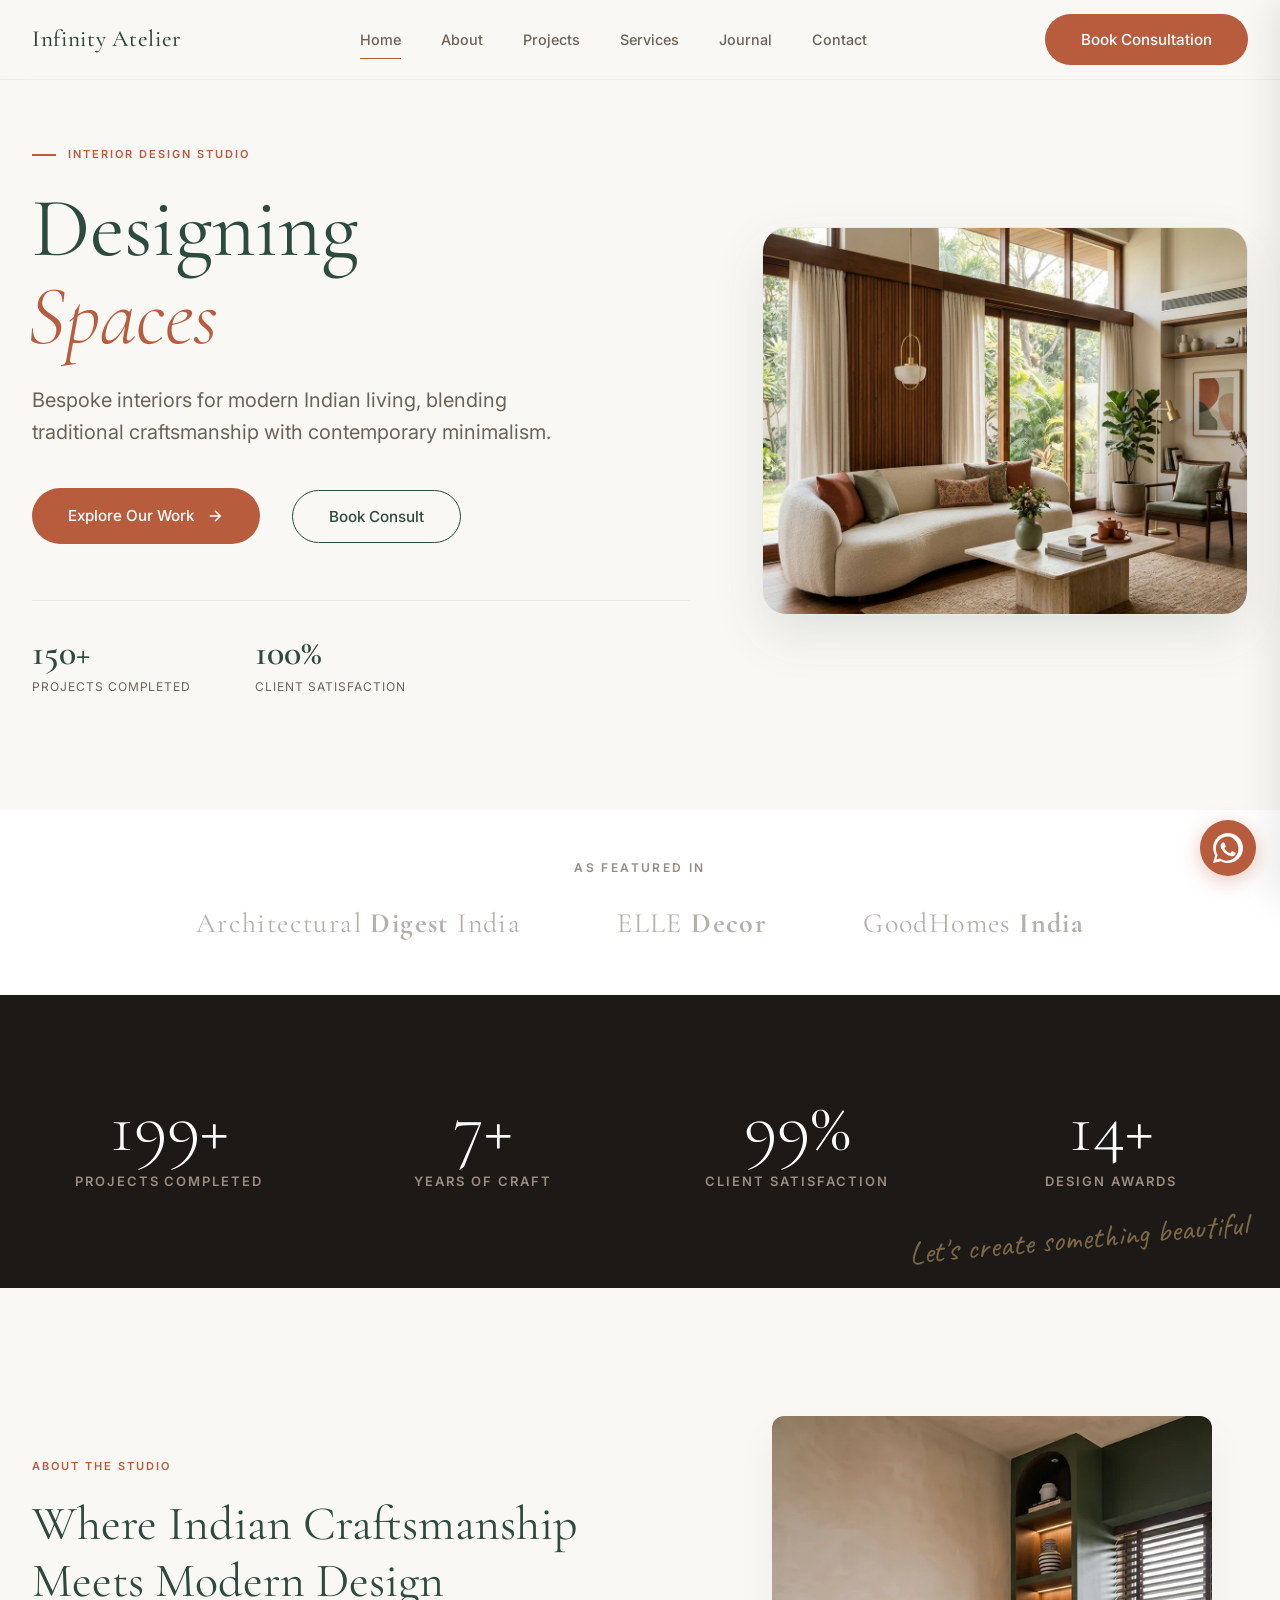
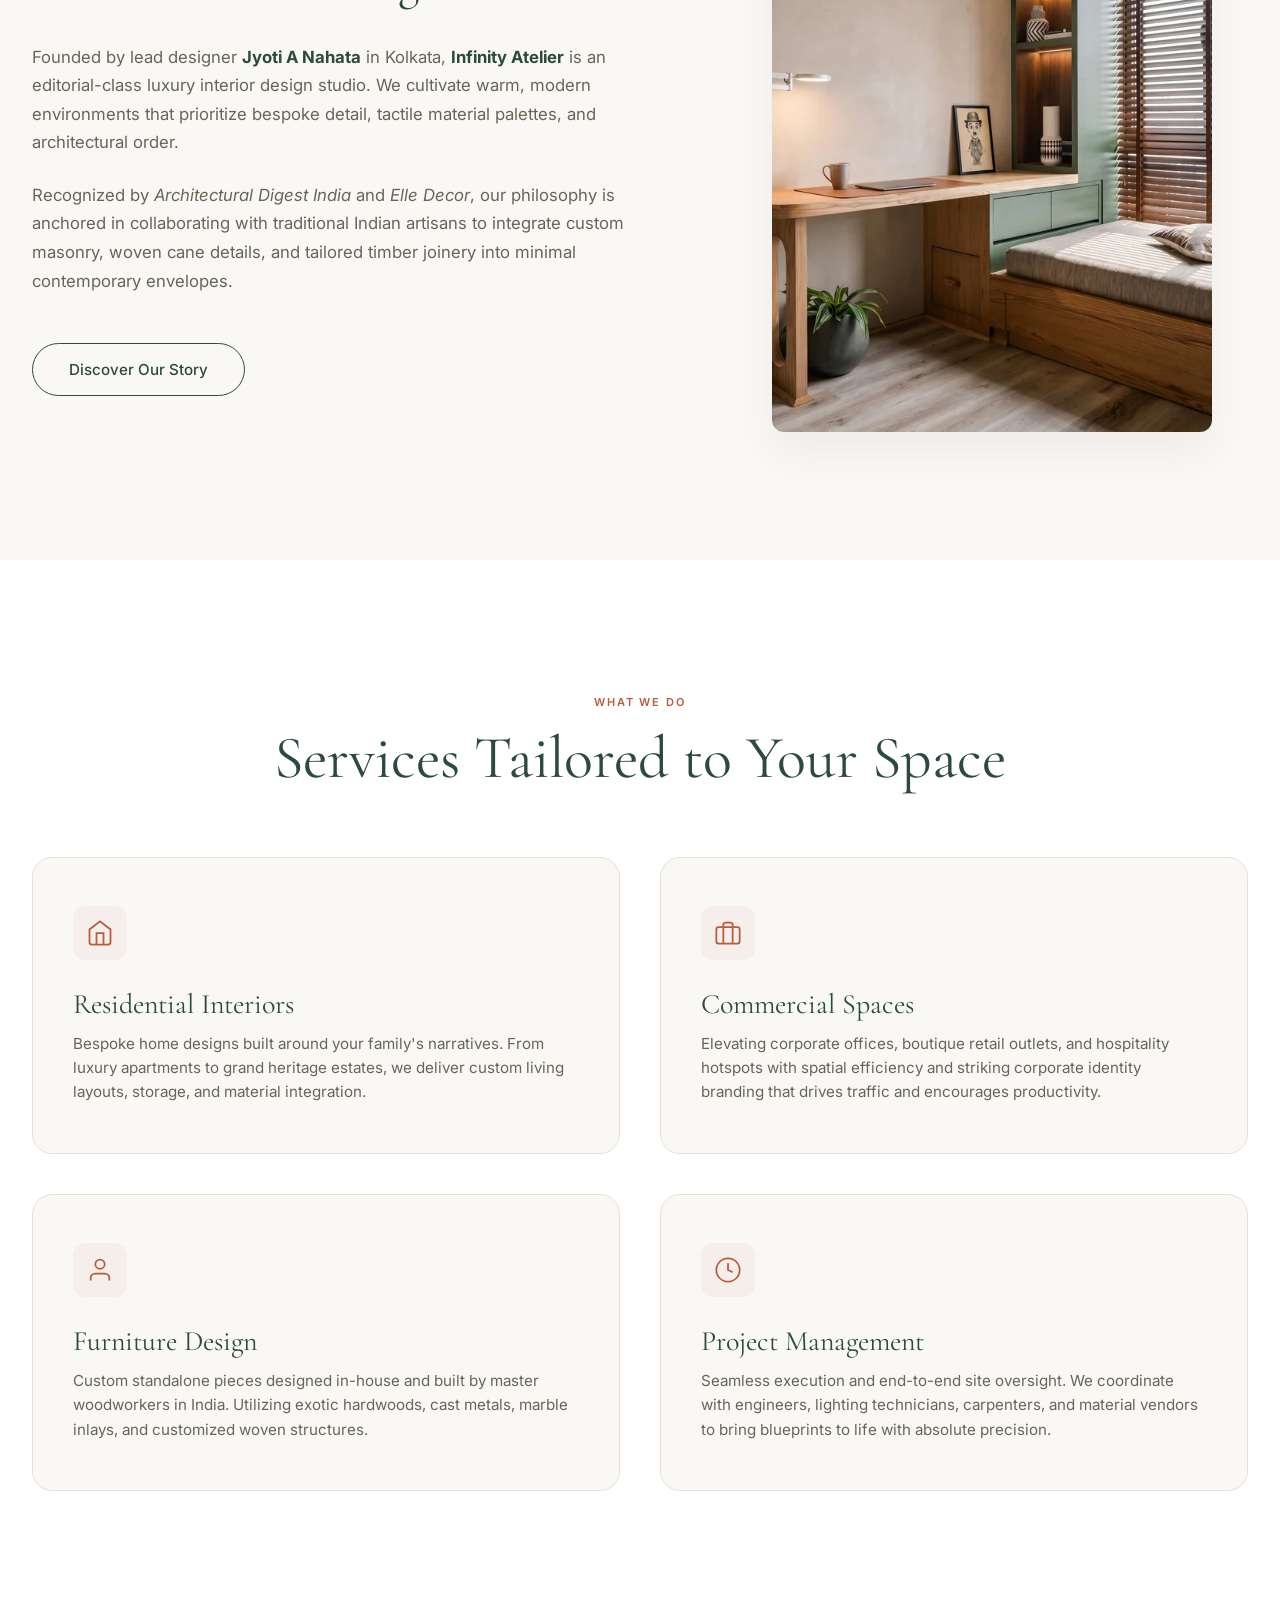
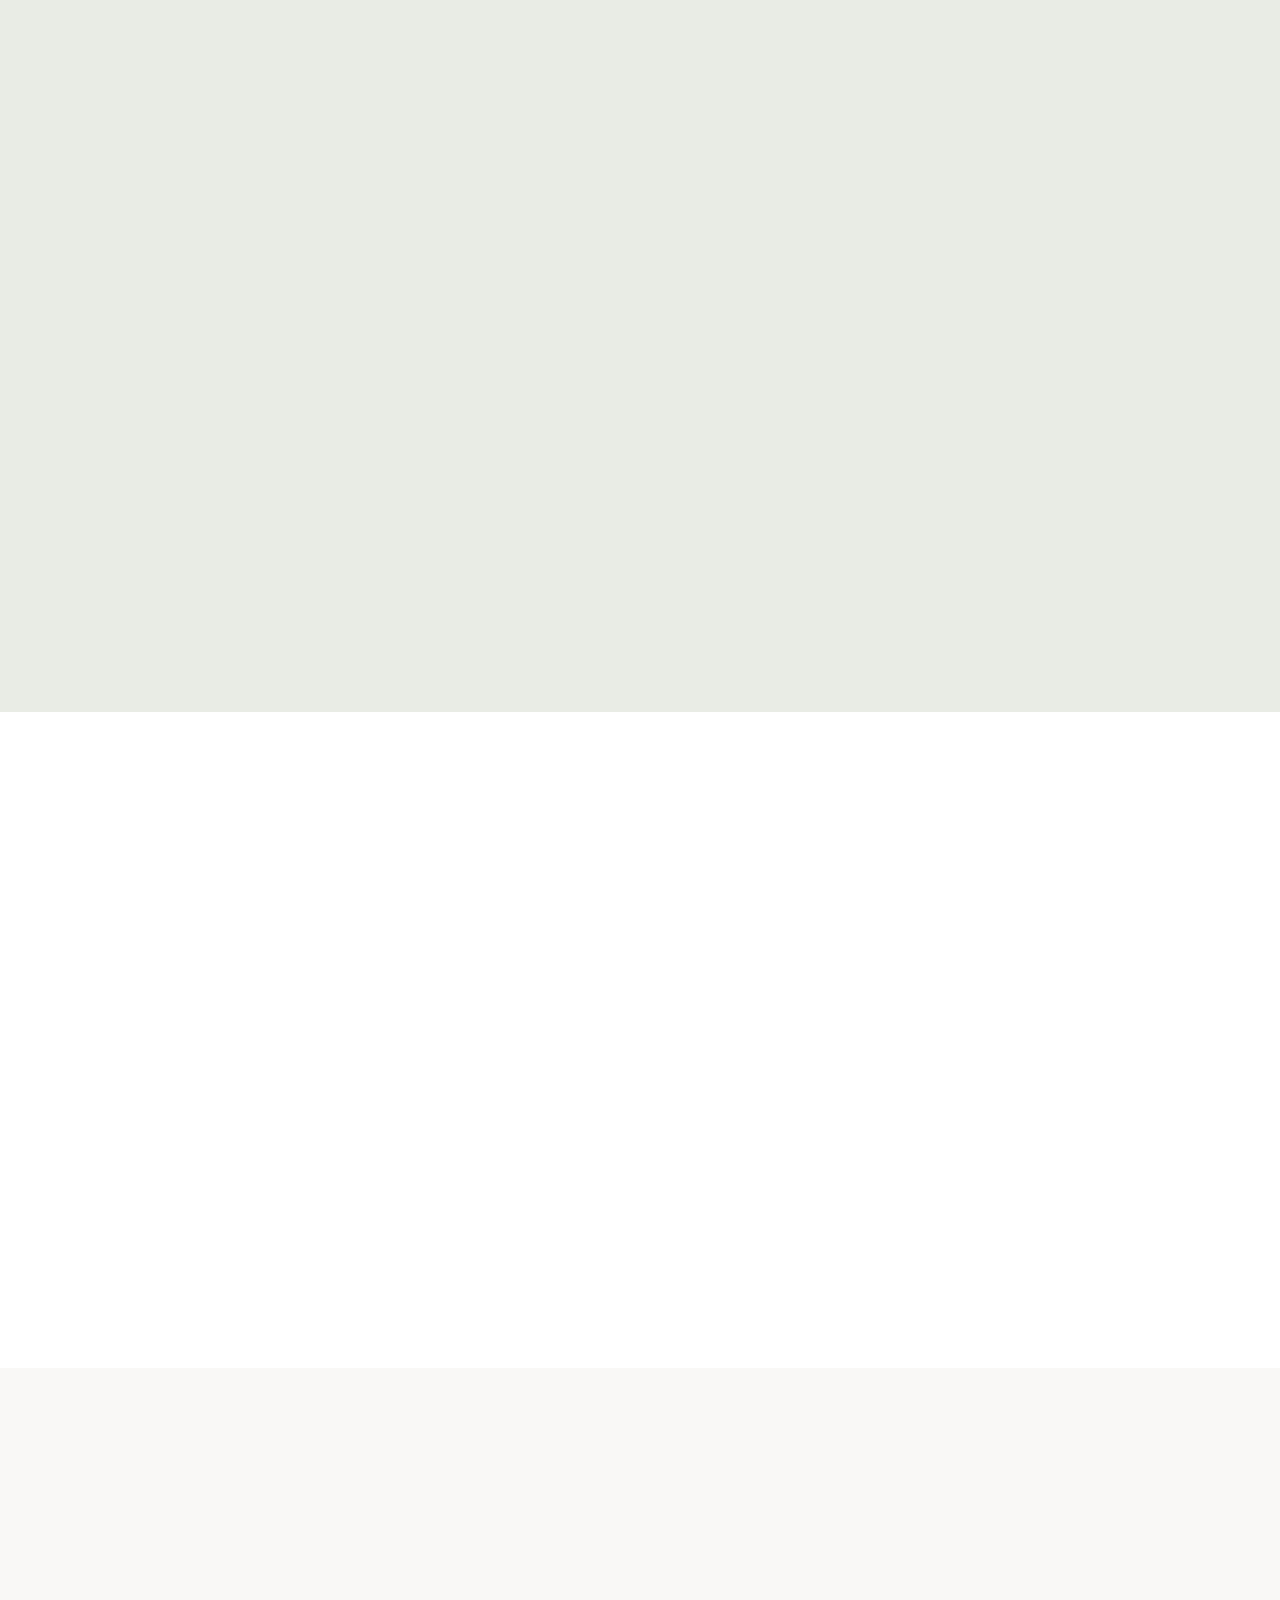
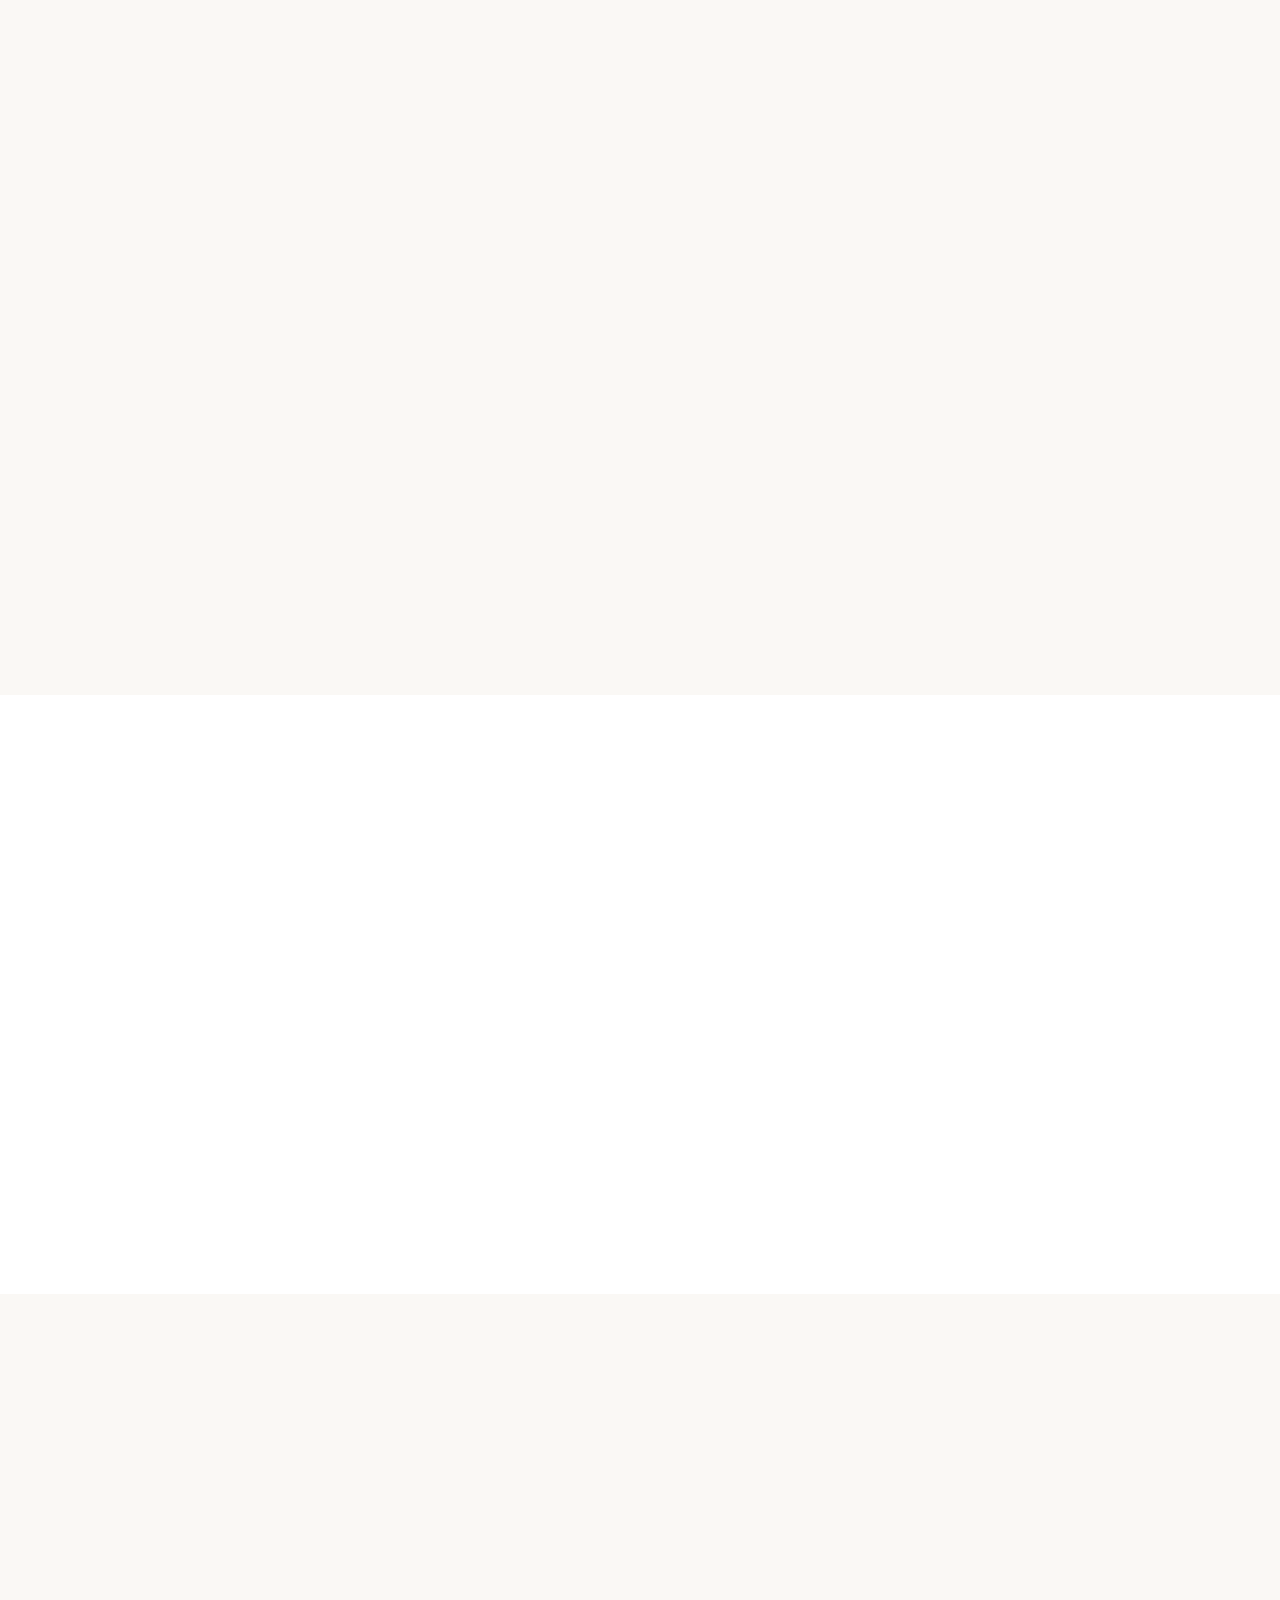
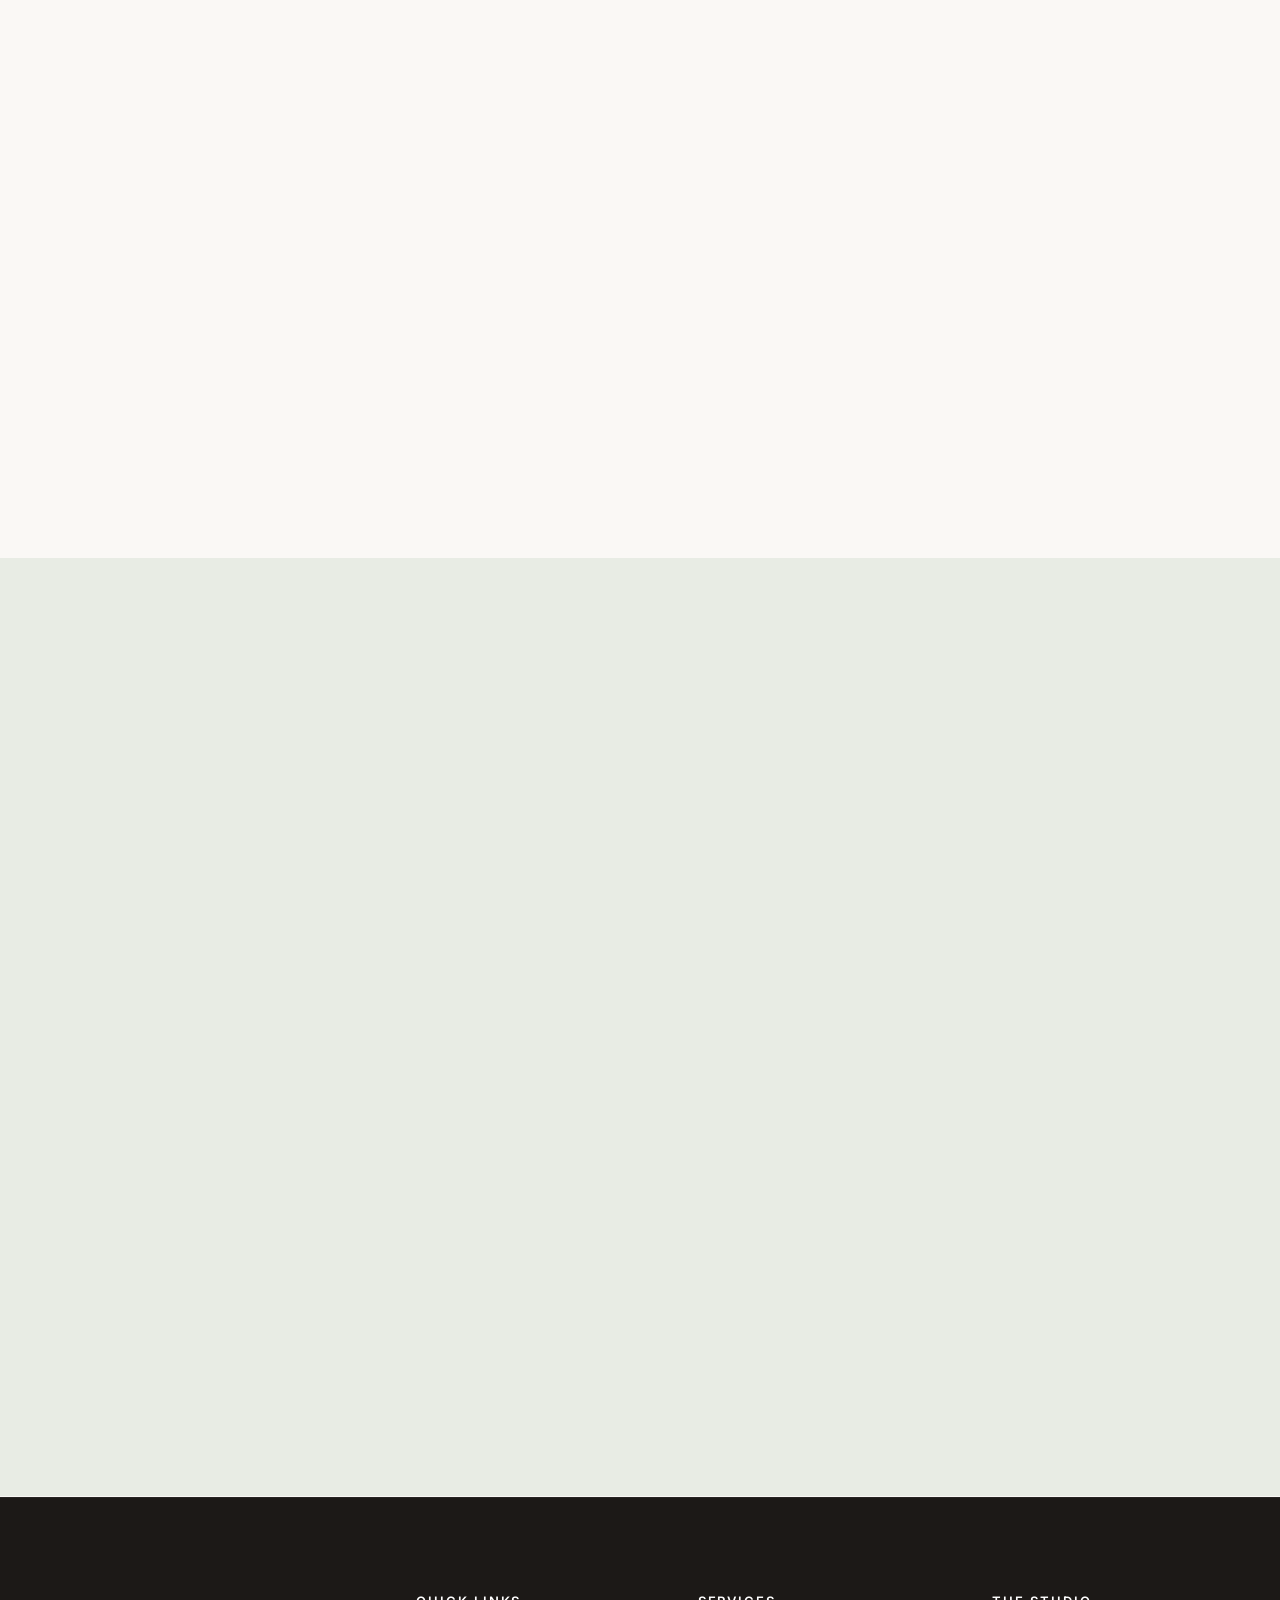
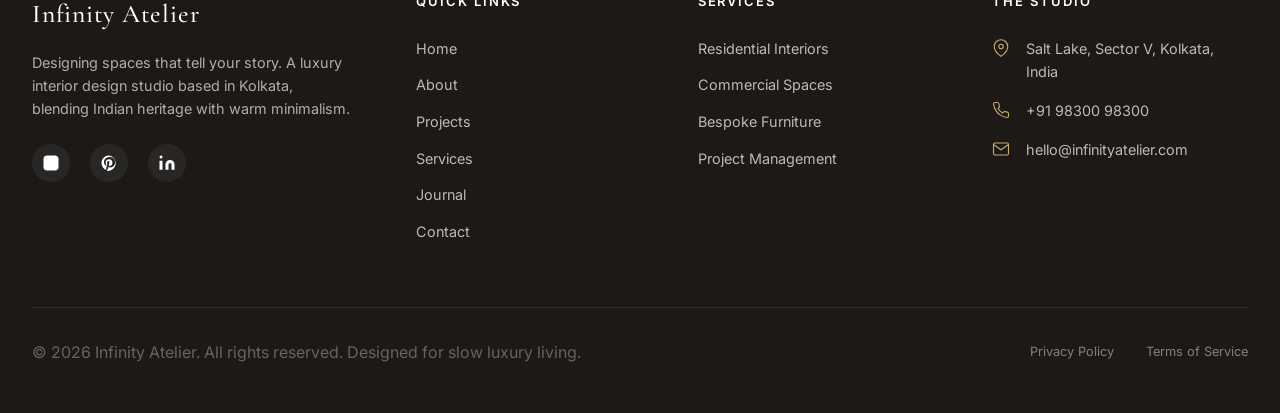
<file: index.html>
<!DOCTYPE html>
<html lang="en">
<head>
    <meta charset="UTF-8">
    <meta name="viewport" content="width=device-width, initial-scale=1.0">
    <title>Infinity Atelier | Luxury Interior Design Studio Kolkata</title>
    
    <!-- SEO Meta Tags -->
    <meta name="description" content="Infinity Atelier is a premium luxury interior design studio in Kolkata, India. Founded by Jyoti A Nahata. Featured in Architectural Digest and Elle Decor.">
    <meta name="keywords" content="Interior Design Kolkata, Luxury Interiors India, Jyoti A Nahata, Japandi Home, Bespoke Furniture, Architectural Digest India">
    <meta name="author" content="Infinity Atelier">
    
    <!-- Open Graph / Social Media -->
    <meta property="og:type" content="website">
    <meta property="og:title" content="Infinity Atelier | Luxury Interior Design Studio Kolkata">
    <meta property="og:description" content="Designing spaces that tell your story. Blending traditional Indian warmth with modern minimalism.">
    
    <!-- Favicon -->
    <link rel="icon" type="image/png" href="data:image/svg+xml,<svg xmlns=%22http://www.w3.org/2000/svg%22 viewBox=%220 0 100 100%22><text y=%22.9em%22 font-size=%2290%22 font-family=%22serif%22 fill=%22%232D4A3E%22>∞</text></svg>">
    
    <!-- Preconnect to Fonts CDN -->
    <link rel="preconnect" href="https://fonts.googleapis.com" crossorigin>
    <link rel="preconnect" href="https://fonts.gstatic.com" crossorigin>
    
    <!-- Preload critical Hero Image for Page Speed (FCP < 1.5s) -->
    <link rel="preload" href="assets/hero/hero_desktop.webp" as="image" imagesrcset="assets/hero/hero_mobile.webp 800w, assets/hero/hero_desktop.webp 1200w" imagesizes="(max-width: 1024px) 100vw, 45vw">

    <!-- CSS Stylesheet -->
    <link rel="stylesheet" href="css/style.css">
</head>
<body>

    <!-- 1. NAVIGATION -->
    <header class="header" id="header">
        <div class="container">
            <a href="#" class="logo" id="logo-brand">Infinity Atelier</a>
            
            <nav class="nav-links" id="desktop-nav">
                <a href="#header" class="nav-link active">Home</a>
                <a href="#about" class="nav-link">About</a>
                <a href="#library" class="nav-link">Projects</a>
                <a href="#services" class="nav-link">Services</a>
                <a href="#journal" class="nav-link">Journal</a>
                <a href="#contact" class="nav-link">Contact</a>
            </nav>
            
            <div class="header-cta">
                <button class="btn btn-primary book-consultation-trigger" id="nav-btn-consult">Book Consultation</button>
                <div class="nav-toggle" id="nav-drawer-toggle" aria-label="Toggle Navigation">
                    <svg width="24" height="24" viewBox="0 0 24 24" fill="none" stroke="currentColor" stroke-width="2"><line x1="3" y1="12" x2="21" y2="12"></line><line x1="3" y1="6" x2="21" y2="6"></line><line x1="3" y1="18" x2="21" y2="18"></line></svg>
                </div>
            </div>
        </div>
    </header>

    <!-- Mobile Navigation Drawer -->
    <div class="mobile-drawer-overlay" id="mobile-overlay"></div>
    <div class="mobile-nav-drawer" id="mobile-drawer">
        <div class="mobile-drawer-close" id="mobile-drawer-close">
            <svg width="24" height="24" viewBox="0 0 24 24" fill="none" stroke="currentColor" stroke-width="2"><line x1="18" y1="6" x2="6" y2="18"></line><line x1="6" y1="6" x2="18" y2="18"></line></svg>
        </div>
        <nav class="mobile-nav-links">
            <a href="#header" class="mobile-nav-link active">Home</a>
            <a href="#about" class="mobile-nav-link">About</a>
            <a href="#library" class="mobile-nav-link">Projects</a>
            <a href="#services" class="mobile-nav-link">Services</a>
            <a href="#journal" class="mobile-nav-link">Journal</a>
            <a href="#contact" class="mobile-nav-link">Contact</a>
        </nav>
        <button class="btn btn-primary book-consultation-trigger" id="mobile-drawer-consult" style="margin-top: auto;">Book Consultation</button>
    </div>

    <!-- 2. HERO SECTION -->
    <section class="hero" id="hero">
        <div class="container">
            <div class="hero-left will-animate">
                <div class="hero-tagline-container">
                    <span class="hero-line"></span>
                    <span class="section-label">INTERIOR DESIGN STUDIO</span>
                </div>
                <h1 class="hero-title" id="hero-main-title">
                    Designing <br>
                    <span class="italic-title">Spaces</span>
                </h1>
                <p class="hero-subtitle">Bespoke interiors for modern Indian living, blending traditional craftsmanship with contemporary minimalism.</p>
                <div class="hero-actions">
                    <a href="#library" class="btn btn-primary" id="hero-cta-explore">
                        Explore Our Work
                        <svg width="18" height="18" viewBox="0 0 24 24" fill="none" stroke="currentColor" stroke-width="2"><line x1="5" y1="12" x2="19" y2="12"></line><polyline points="12 5 19 12 12 19"></polyline></svg>
                    </a>
                    <button class="btn btn-secondary book-consultation-trigger" id="hero-cta-consult">Book Consult</button>
                </div>
                
                <!-- Bottom Metrics -->
                <div class="hero-metrics">
                    <div class="metric-item">
                        <div class="metric-num">150+</div>
                        <div class="metric-lbl">Projects Completed</div>
                    </div>
                    <div class="metric-item">
                        <div class="metric-num">100%</div>
                        <div class="metric-lbl">Client Satisfaction</div>
                    </div>
                </div>
            </div>
            
            <div class="hero-right will-animate delay-2">
                <div class="hero-image-wrapper">
                    <picture>
                        <source media="(max-width: 1024px)" srcset="assets/hero/hero_mobile.webp">
                        <img src="assets/hero/hero_desktop.webp" alt="Infinity Atelier Modern Luxury Living Room Lounge Design">
                    </picture>
                </div>
            </div>
        </div>
    </section>

    <!-- 3. FEATURED IN LOGO BAR -->
    <section class="featured-bar content-lazy-load" id="featured-bar">
        <div class="container will-animate">
            <span class="featured-text">As Featured In</span>
            <div class="featured-logos">
                <div class="featured-logo" id="logo-ad">Architectural <span class="serif-bold">Digest</span> India</div>
                <div class="featured-logo" id="logo-elle">ELLE <span class="serif-bold">Decor</span></div>
                <div class="featured-logo" id="logo-good">GoodHomes <span class="serif-bold">India</span></div>
            </div>
        </div>
    </section>

    <!-- 4. STATS BAND (Dark Section) -->
    <section class="stats-band content-lazy-load" id="stats">
        <div class="container">
            <div class="stats-grid">
                <div class="stat-item will-animate">
                    <div class="stat-number" data-target="200" data-suffix="+">0</div>
                    <div class="stat-label">Projects Completed</div>
                </div>
                <div class="stat-item will-animate delay-1">
                    <div class="stat-number" data-target="8" data-suffix="+">0</div>
                    <div class="stat-label">Years of Craft</div>
                </div>
                <div class="stat-item will-animate delay-2">
                    <div class="stat-number" data-target="100" data-suffix="%">0</div>
                    <div class="stat-label">Client Satisfaction</div>
                </div>
                <div class="stat-item will-animate delay-3">
                    <div class="stat-number" data-target="15" data-suffix="+">0</div>
                    <div class="stat-label">Design Awards</div>
                </div>
            </div>
            <div class="stats-script">Let's create something beautiful</div>
        </div>
    </section>

    <!-- 5. ABOUT SECTION -->
    <section class="about content-lazy-load" id="about">
        <div class="container">
            <div class="about-left will-animate">
                <span class="section-label">ABOUT THE STUDIO</span>
                <h2 class="about-title">Where Indian Craftsmanship Meets Modern Design</h2>
                <div class="about-body">
                    <p>Founded by lead designer <strong>Jyoti A Nahata</strong> in Kolkata, <strong>Infinity Atelier</strong> is an editorial-class luxury interior design studio. We cultivate warm, modern environments that prioritize bespoke detail, tactile material palettes, and architectural order.</p>
                    <p>Recognized by <em>Architectural Digest India</em> and <em>Elle Decor</em>, our philosophy is anchored in collaborating with traditional Indian artisans to integrate custom masonry, woven cane details, and tailored timber joinery into minimal contemporary envelopes.</p>
                </div>
                <button class="btn btn-secondary book-consultation-trigger" style="margin-top: 1.5rem;" id="about-cta-story">Discover Our Story</button>
            </div>
            <div class="about-right will-animate delay-2">
                <div class="about-img-wrapper">
                    <!-- Photo of founder/work area - using project_15 desk -->
                    <img class="lazy" src="[data-uri]"
                         data-src="assets/projects/modern-living/project_15_800.webp"
                         data-srcset="assets/projects/modern-living/project_15_400.webp 400w, assets/projects/modern-living/project_15_800.webp 800w"
                         sizes="(max-width: 640px) 100vw, 440px"
                         alt="Founder Jyoti A Nahata Creative Studio Workspace Desk Setup" loading="lazy">
                </div>
            </div>
        </div>
    </section>

    <!-- 6. SERVICES SECTION -->
    <section class="services content-lazy-load" id="services">
        <div class="container">
            <div style="text-align: center; margin-bottom: 4rem;">
                <span class="section-label">WHAT WE DO</span>
                <h2 class="section-title">Services Tailored to Your Space</h2>
            </div>
            
            <div class="services-grid">
                <!-- Service 1 -->
                <div class="service-card will-animate">
                    <div class="service-icon">
                        <svg viewBox="0 0 24 24"><path d="M3 9l9-7 9 7v11a2 2 0 0 1-2 2H5a2 2 0 0 1-2-2z"></path><polyline points="9 22 9 12 15 12 15 22"></polyline></svg>
                    </div>
                    <h3>Residential Interiors</h3>
                    <p>Bespoke home designs built around your family's narratives. From luxury apartments to grand heritage estates, we deliver custom living layouts, storage, and material integration.</p>
                </div>
                
                <!-- Service 2 -->
                <div class="service-card will-animate delay-1">
                    <div class="service-icon">
                        <svg viewBox="0 0 24 24"><rect x="2" y="7" width="20" height="14" rx="2" ry="2"></rect><path d="M16 21V5a2 2 0 0 0-2-2h-4a2 2 0 0 0-2 2v16"></path></svg>
                    </div>
                    <h3>Commercial Spaces</h3>
                    <p>Elevating corporate offices, boutique retail outlets, and hospitality hotspots with spatial efficiency and striking corporate identity branding that drives traffic and encourages productivity.</p>
                </div>
                
                <!-- Service 3 -->
                <div class="service-card will-animate">
                    <div class="service-icon">
                        <svg viewBox="0 0 24 24"><path d="M20 21v-2a4 4 0 0 0-4-4H8a4 4 0 0 0-4 4v2"></path><circle cx="12" cy="7" r="4"></circle></svg>
                    </div>
                    <h3>Furniture Design</h3>
                    <p>Custom standalone pieces designed in-house and built by master woodworkers in India. Utilizing exotic hardwoods, cast metals, marble inlays, and customized woven structures.</p>
                </div>
                
                <!-- Service 4 -->
                <div class="service-card will-animate delay-1">
                    <div class="service-icon">
                        <svg viewBox="0 0 24 24"><circle cx="12" cy="12" r="10"></circle><polyline points="12 6 12 12 16 14"></polyline></svg>
                    </div>
                    <h3>Project Management</h3>
                    <p>Seamless execution and end-to-end site oversight. We coordinate with engineers, lighting technicians, carpenters, and material vendors to bring blueprints to life with absolute precision.</p>
                </div>
            </div>
        </div>
    </section>

    <!-- 7. SCROLLABLE LIBRARY (The Star Section) -->
    <section class="library content-lazy-load" id="library">
        <div class="container">
            <div class="library-header">
                <div>
                    <span class="section-label">OUR WORK</span>
                    <h2 class="section-title">Spaces <span class="highlight">We've Designed</span></h2>
                    <p class="section-subtitle">Thoughtfully crafted interiors for modern Indian living.</p>
                </div>
            </div>
            
            <!-- CAROUSEL 1: MODERN LIVING -->
            <div class="carousel-container" id="carousel-modern-living">
                <div class="carousel-title-band">
                    <h3>Modern Living</h3>
                    <div class="carousel-line"></div>
                    <div class="library-nav">
                        <button class="carousel-btn prev-btn" aria-label="Scroll Left"><svg viewBox="0 0 24 24"><polyline points="15 18 9 12 15 6"></polyline></svg></button>
                        <button class="carousel-btn next-btn" aria-label="Scroll Right"><svg viewBox="0 0 24 24"><polyline points="9 18 15 12 9 6"></polyline></svg></button>
                    </div>
                </div>
                
                <div class="carousel-track">
                    <!-- Project 3 -->
                    <div class="carousel-card aspect-3-4">
                        <div class="carousel-img-wrapper blur-load" style="background-image: url('[data-uri]');">
                            <img src="assets/projects/modern-living/project_3_800.webp" 
                                 srcset="assets/projects/modern-living/project_3_400.webp 400w, assets/projects/modern-living/project_3_800.webp 800w, assets/projects/modern-living/project_3_1200.webp 1200w" 
                                 sizes="(max-width: 640px) 85vw, (max-width: 1024px) 45vw, 30vw"
                                 alt="Japandi Study Nook" loading="eager">
                        </div>
                        <div class="carousel-gradient"></div>
                        <div class="carousel-card-content">
                            <div class="card-icon"><svg viewBox="0 0 24 24"><path d="M12 20h9"></path><path d="M16.5 3.5a2.121 2.121 0 0 1 3 3L7 19l-4 1 1-4L16.5 3.5z"></path></svg></div>
                            <h4>Japandi Study</h4>
                            <p>An intimate reading corner emphasizing organic curves and wood.</p>
                            <a href="portfolio.html?project=3" class="view-project-link">View Project &rarr;</a>
                        </div>
                    </div>
                    
                    <!-- Project 4 -->
                    <div class="carousel-card aspect-3-4">
                        <div class="carousel-img-wrapper blur-load" style="background-image: url('[data-uri]');">
                            <img src="assets/projects/modern-living/project_4_800.webp" 
                                 srcset="assets/projects/modern-living/project_4_400.webp 400w, assets/projects/modern-living/project_4_800.webp 800w, assets/projects/modern-living/project_4_1200.webp 1200w" 
                                 sizes="(max-width: 640px) 85vw, (max-width: 1024px) 45vw, 30vw"
                                 alt="Modern Indian Living Room" loading="eager">
                        </div>
                        <div class="carousel-gradient"></div>
                        <div class="carousel-card-content">
                            <div class="card-icon"><svg viewBox="0 0 24 24"><path d="M3 9l9-7 9 7v11a2 2 0 0 1-2 2H5a2 2 0 0 1-2-2z"></path></svg></div>
                            <h4>Modern Indian Living</h4>
                            <p>An expansive room celebrating textured stone and leather.</p>
                            <a href="portfolio.html?project=4" class="view-project-link">View Project &rarr;</a>
                        </div>
                    </div>
                    
                    <!-- Project 5 -->
                    <div class="carousel-card aspect-3-4">
                        <div class="carousel-img-wrapper blur-load" style="background-image: url('[data-uri]');">
                            <img src="assets/projects/modern-living/project_5_800.webp" 
                                 srcset="assets/projects/modern-living/project_5_400.webp 400w, assets/projects/modern-living/project_5_800.webp 800w, assets/projects/modern-living/project_5_1200.webp 1200w" 
                                 sizes="(max-width: 640px) 85vw, (max-width: 1024px) 45vw, 30vw"
                                 alt="Editorial Living Room" loading="eager">
                        </div>
                        <div class="carousel-gradient"></div>
                        <div class="carousel-card-content">
                            <div class="card-icon"><svg viewBox="0 0 24 24"><path d="M3 9l9-7 9 7v11a2 2 0 0 1-2 2H5a2 2 0 0 1-2-2z"></path></svg></div>
                            <h4>Editorial Salon</h4>
                            <p>Rich velvet furniture paired with minimalist stone accents.</p>
                            <a href="portfolio.html?project=5" class="view-project-link">View Project &rarr;</a>
                        </div>
                    </div>

                    <!-- Project 11 -->
                    <div class="carousel-card aspect-3-4">
                        <div class="carousel-img-wrapper blur-load" style="background-image: url('[data-uri]');">
                            <img class="lazy" src="[data-uri]" 
                                 data-src="assets/projects/modern-living/project_11_800.webp" 
                                 data-srcset="assets/projects/modern-living/project_11_400.webp 400w, assets/projects/modern-living/project_11_800.webp 800w, assets/projects/modern-living/project_11_1200.webp 1200w" 
                                 sizes="(max-width: 640px) 85vw, (max-width: 1024px) 45vw, 30vw"
                                 alt="Sculptural Plaster Foyer Nook" loading="lazy">
                        </div>
                        <div class="carousel-gradient"></div>
                        <div class="carousel-card-content">
                            <div class="card-icon"><svg viewBox="0 0 24 24"><path d="M12 22s8-4 8-10V5l-8-3-8 3v7c0 6 8 10 8 10z"></path></svg></div>
                            <h4>Sculptural Foyer</h4>
                            <p>Architectural plaster arches and solid oak details.</p>
                            <a href="portfolio.html?project=11" class="view-project-link">View Project &rarr;</a>
                        </div>
                    </div>

                    <!-- Project 12 -->
                    <div class="carousel-card aspect-3-4">
                        <div class="carousel-img-wrapper blur-load" style="background-image: url('[data-uri]');">
                            <img class="lazy" src="[data-uri]" 
                                 data-src="assets/projects/modern-living/project_12_800.webp" 
                                 data-srcset="assets/projects/modern-living/project_12_400.webp 400w, assets/projects/modern-living/project_12_800.webp 800w, assets/projects/modern-living/project_12_1200.webp 1200w" 
                                 sizes="(max-width: 640px) 85vw, (max-width: 1024px) 45vw, 30vw"
                                 alt="Warm Terracotta Lounge Living Room" loading="lazy">
                        </div>
                        <div class="carousel-gradient"></div>
                        <div class="carousel-card-content">
                            <div class="card-icon"><svg viewBox="0 0 24 24"><path d="M3 9l9-7 9 7v11a2 2 0 0 1-2 2H5a2 2 0 0 1-2-2z"></path></svg></div>
                            <h4>Terracotta Lounge</h4>
                            <p>Handwoven cane details meeting terracotta accents.</p>
                            <a href="portfolio.html?project=12" class="view-project-link">View Project &rarr;</a>
                        </div>
                    </div>

                    <!-- Project 14 -->
                    <div class="carousel-card aspect-3-4">
                        <div class="carousel-img-wrapper blur-load" style="background-image: url('[data-uri]');">
                            <img class="lazy" src="[data-uri]" 
                                 data-src="assets/projects/modern-living/project_14_800.webp" 
                                 data-srcset="assets/projects/modern-living/project_14_400.webp 400w, assets/projects/modern-living/project_14_800.webp 800w, assets/projects/modern-living/project_14_1200.webp 1200w" 
                                 sizes="(max-width: 640px) 85vw, (max-width: 1024px) 45vw, 30vw"
                                 alt="Japandi Master Suite Bedroom" loading="lazy">
                        </div>
                        <div class="carousel-gradient"></div>
                        <div class="carousel-card-content">
                            <div class="card-icon"><svg viewBox="0 0 24 24"><path d="M3 9l9-7 9 7v11a2 2 0 0 1-2 2H5a2 2 0 0 1-2-2z"></path></svg></div>
                            <h4>Japandi Master Suite</h4>
                            <p>Fluted oak panels and serene linen textures.</p>
                            <a href="portfolio.html?project=14" class="view-project-link">View Project &rarr;</a>
                        </div>
                    </div>

                    <!-- Project 15 -->
                    <div class="carousel-card aspect-3-4">
                        <div class="carousel-img-wrapper blur-load" style="background-image: url('[data-uri]');">
                            <img class="lazy" src="[data-uri]" 
                                 data-src="assets/projects/modern-living/project_15_800.webp" 
                                 data-srcset="assets/projects/modern-living/project_15_400.webp 400w, assets/projects/modern-living/project_15_800.webp 800w, assets/projects/modern-living/project_15_1200.webp 1200w" 
                                 sizes="(max-width: 640px) 85vw, (max-width: 1024px) 45vw, 30vw"
                                 alt="Artisan Study Desk Wood" loading="lazy">
                        </div>
                        <div class="carousel-gradient"></div>
                        <div class="carousel-card-content">
                            <div class="card-icon"><svg viewBox="0 0 24 24"><path d="M12 20h9"></path><path d="M16.5 3.5a2.121 2.121 0 0 1 3 3L7 19l-4 1 1-4L16.5 3.5z"></path></svg></div>
                            <h4>Artisan Desk</h4>
                            <p>A quiet ash-wood workspace lined in soft sage green.</p>
                            <a href="portfolio.html?project=15" class="view-project-link">View Project &rarr;</a>
                        </div>
                    </div>

                    <!-- Project 17 -->
                    <div class="carousel-card aspect-3-4">
                        <div class="carousel-img-wrapper blur-load" style="background-image: url('[data-uri]');">
                            <img class="lazy" src="[data-uri]" 
                                 data-src="assets/projects/modern-living/project_17_800.webp" 
                                 data-srcset="assets/projects/modern-living/project_17_400.webp 400w, assets/projects/modern-living/project_17_800.webp 800w, assets/projects/modern-living/project_17_1200.webp 1200w" 
                                 sizes="(max-width: 640px) 85vw, (max-width: 1024px) 45vw, 30vw"
                                 alt="The Atelier Salon Living Room Design" loading="lazy">
                        </div>
                        <div class="carousel-gradient"></div>
                        <div class="carousel-card-content">
                            <div class="card-icon"><svg viewBox="0 0 24 24"><path d="M3 9l9-7 9 7v11a2 2 0 0 1-2 2H5a2 2 0 0 1-2-2z"></path></svg></div>
                            <h4>Atelier Salon</h4>
                            <p>Charcoal plaster backdrops framing editorial seating layouts.</p>
                            <a href="portfolio.html?project=17" class="view-project-link">View Project &rarr;</a>
                        </div>
                    </div>
                </div>
                
                <div class="carousel-dots"></div>
            </div>

            <!-- CAROUSEL 2: INTIMATE SPACES -->
            <div class="carousel-container" id="carousel-intimate-spaces">
                <div class="carousel-title-band">
                    <h3>Intimate Spaces</h3>
                    <div class="carousel-line"></div>
                    <div class="library-nav">
                        <button class="carousel-btn prev-btn" aria-label="Scroll Left"><svg viewBox="0 0 24 24"><polyline points="15 18 9 12 15 6"></polyline></svg></button>
                        <button class="carousel-btn next-btn" aria-label="Scroll Right"><svg viewBox="0 0 24 24"><polyline points="9 18 15 12 9 6"></polyline></svg></button>
                    </div>
                </div>
                
                <div class="carousel-track">
                    <!-- Project 1 -->
                    <div class="carousel-card aspect-3-4">
                        <div class="carousel-img-wrapper blur-load" style="background-image: url('[data-uri]');">
                            <img src="assets/projects/intimate-spaces/project_1_800.webp" 
                                 srcset="assets/projects/intimate-spaces/project_1_400.webp 400w, assets/projects/intimate-spaces/project_1_800.webp 800w, assets/projects/intimate-spaces/project_1_1200.webp 1200w" 
                                 sizes="(max-width: 640px) 85vw, (max-width: 1024px) 45vw, 30vw"
                                 alt="Minimalist Kitchen Design" loading="eager">
                        </div>
                        <div class="carousel-gradient"></div>
                        <div class="carousel-card-content">
                            <div class="card-icon"><svg viewBox="0 0 24 24"><ellipse cx="12" cy="5" rx="9" ry="3"></ellipse><path d="M3 5v14c0 1.66 4 3 9 3s9-1.34 9-3V5"></path></svg></div>
                            <h4>Minimalist Kitchen</h4>
                            <p>Integrated wood grain cabinets and marble island counters.</p>
                            <a href="portfolio.html?project=1" class="view-project-link">View Project &rarr;</a>
                        </div>
                    </div>
                    
                    <!-- Project 2 -->
                    <div class="carousel-card aspect-3-4">
                        <div class="carousel-img-wrapper blur-load" style="background-image: url('[data-uri]');">
                            <img src="assets/projects/intimate-spaces/project_2_800.webp" 
                                 srcset="assets/projects/intimate-spaces/project_2_400.webp 400w, assets/projects/intimate-spaces/project_2_800.webp 800w, assets/projects/intimate-spaces/project_2_1200.webp 1200w" 
                                 sizes="(max-width: 640px) 85vw, (max-width: 1024px) 45vw, 30vw"
                                 alt="Transitional Wood Kitchen" loading="eager">
                        </div>
                        <div class="carousel-gradient"></div>
                        <div class="carousel-card-content">
                            <div class="card-icon"><svg viewBox="0 0 24 24"><ellipse cx="12" cy="5" rx="9" ry="3"></ellipse><path d="M3 5v14c0 1.66 4 3 9 3s9-1.34 9-3V5"></path></svg></div>
                            <h4>Transitional Kitchen</h4>
                            <p>Polished natural marble meeting warm oak cabinetry.</p>
                            <a href="portfolio.html?project=2" class="view-project-link">View Project &rarr;</a>
                        </div>
                    </div>
                    
                    <!-- Project 8 -->
                    <div class="carousel-card aspect-3-4">
                        <div class="carousel-img-wrapper blur-load" style="background-image: url('[data-uri]');">
                            <img src="assets/projects/intimate-spaces/project_8_800.webp" 
                                 srcset="assets/projects/intimate-spaces/project_8_400.webp 400w, assets/projects/intimate-spaces/project_8_800.webp 800w, assets/projects/intimate-spaces/project_8_1200.webp 1200w" 
                                 sizes="(max-width: 640px) 85vw, (max-width: 1024px) 45vw, 30vw"
                                 alt="Palatial Master Marble Bathroom" loading="eager">
                        </div>
                        <div class="carousel-gradient"></div>
                        <div class="carousel-card-content">
                            <div class="card-icon"><svg viewBox="0 0 24 24"><path d="M2 22h20"></path><path d="M5 22V4a2 2 0 0 1 2-2h10a2 2 0 0 1 2 2v18"></path></svg></div>
                            <h4>Palatial Master Bath</h4>
                            <p>Bookmatched marble cladding and custom brass wash basins.</p>
                            <a href="portfolio.html?project=8" class="view-project-link">View Project &rarr;</a>
                        </div>
                    </div>

                    <!-- Project 9 -->
                    <div class="carousel-card aspect-3-4">
                        <div class="carousel-img-wrapper blur-load" style="background-image: url('[data-uri]');">
                            <img class="lazy" src="[data-uri]" 
                                 data-src="assets/projects/intimate-spaces/project_9_800.webp" 
                                 data-srcset="assets/projects/intimate-spaces/project_9_400.webp 400w, assets/projects/intimate-spaces/project_9_800.webp 800w, assets/projects/intimate-spaces/project_9_1200.webp 1200w" 
                                 sizes="(max-width: 640px) 85vw, (max-width: 1024px) 45vw, 30vw"
                                 alt="Luxury Marble Powder Room Bath" loading="lazy">
                        </div>
                        <div class="carousel-gradient"></div>
                        <div class="carousel-card-content">
                            <div class="card-icon"><svg viewBox="0 0 24 24"><path d="M2 22h20"></path><path d="M5 22V4a2 2 0 0 1 2-2h10a2 2 0 0 1 2 2v18"></path></svg></div>
                            <h4>Luxury Powder Room</h4>
                            <p>Monolithic dark marble stone cuts with backlit illumination.</p>
                            <a href="portfolio.html?project=9" class="view-project-link">View Project &rarr;</a>
                        </div>
                    </div>

                    <!-- Project 10 -->
                    <div class="carousel-card aspect-3-4">
                        <div class="carousel-img-wrapper blur-load" style="background-image: url('[data-uri]');">
                            <img class="lazy" src="[data-uri]" 
                                 data-src="assets/projects/intimate-spaces/project_10_800.webp" 
                                 data-srcset="assets/projects/intimate-spaces/project_10_400.webp 400w, assets/projects/intimate-spaces/project_10_800.webp 800w, assets/projects/intimate-spaces/project_10_1200.webp 1200w" 
                                 sizes="(max-width: 640px) 85vw, (max-width: 1024px) 45vw, 30vw"
                                 alt="Crafted Dining Bar detail" loading="lazy">
                        </div>
                        <div class="carousel-gradient"></div>
                        <div class="carousel-card-content">
                            <div class="card-icon"><svg viewBox="0 0 24 24"><polygon points="12 2 2 7 12 12 22 7 12 2"></polygon><polyline points="2 17 12 22 22 17"></polyline><polyline points="2 12 12 17 22 12"></polyline></svg></div>
                            <h4>Crafted Dining Bar</h4>
                            <p>Meticulously customized burgundy cabinet work and mesh inserts.</p>
                            <a href="portfolio.html?project=10" class="view-project-link">View Project &rarr;</a>
                        </div>
                    </div>

                    <!-- Project 16 -->
                    <div class="carousel-card aspect-3-4">
                        <div class="carousel-img-wrapper blur-load" style="background-image: url('[data-uri]');">
                            <img class="lazy" src="[data-uri]" 
                                 data-src="assets/projects/intimate-spaces/project_16_800.webp" 
                                 data-srcset="assets/projects/intimate-spaces/project_16_400.webp 400w, assets/projects/intimate-spaces/project_16_800.webp 800w, assets/projects/intimate-spaces/project_16_1200.webp 1200w" 
                                 sizes="(max-width: 640px) 85vw, (max-width: 1024px) 45vw, 30vw"
                                 alt="The Butler Pantry Cabinet Detail" loading="lazy">
                        </div>
                        <div class="carousel-gradient"></div>
                        <div class="carousel-card-content">
                            <div class="card-icon"><svg viewBox="0 0 24 24"><polygon points="12 2 2 7 12 12 22 7 12 2"></polygon><polyline points="2 17 12 22 22 17"></polyline><polyline points="2 12 12 17 22 12"></polyline></svg></div>
                            <h4>Butler's Pantry Bar</h4>
                            <p>Sage timber millwork with antique brass detailing inserts.</p>
                            <a href="portfolio.html?project=16" class="view-project-link">View Project &rarr;</a>
                        </div>
                    </div>

                    <!-- Project 18 -->
                    <div class="carousel-card aspect-3-4">
                        <div class="carousel-img-wrapper blur-load" style="background-image: url('[data-uri]');">
                            <img class="lazy" src="[data-uri]" 
                                 data-src="assets/projects/intimate-spaces/project_18_800.webp" 
                                 data-srcset="assets/projects/intimate-spaces/project_18_400.webp 400w, assets/projects/intimate-spaces/project_18_800.webp 800w, assets/projects/intimate-spaces/project_18_1200.webp 1200w" 
                                 sizes="(max-width: 640px) 85vw, (max-width: 1024px) 45vw, 30vw"
                                 alt="Travertine Sanctuary Bathroom Minimalist" loading="lazy">
                        </div>
                        <div class="carousel-gradient"></div>
                        <div class="carousel-card-content">
                            <div class="card-icon"><svg viewBox="0 0 24 24"><path d="M2 22h20"></path><path d="M5 22V4a2 2 0 0 1 2-2h10a2 2 0 0 1 2 2v18"></path></svg></div>
                            <h4>Travertine Sanctuary</h4>
                            <p>Honed warm stone surfaces contrasting sleek black hardware.</p>
                            <a href="portfolio.html?project=18" class="view-project-link">View Project &rarr;</a>
                        </div>
                    </div>
                </div>
                
                <div class="carousel-dots"></div>
            </div>

            <!-- Scroll Hint Animation -->
            <div class="scroll-hint-wrapper">
                <div class="scroll-hint-mouse">
                    <div class="scroll-hint-wheel"></div>
                </div>
                <span>Scroll to explore more spaces</span>
            </div>

            <!-- View All Projects Button -->
            <div class="library-footer">
                <a href="portfolio.html" class="btn btn-secondary" id="view-all-projects-btn">View All Projects</a>
            </div>
        </div>
    </section>

    <!-- 8. FEATURED PROJECT (Deep Dive - Yutori Japandi Home) -->
    <section class="deep-dive content-lazy-load" id="deep-dive">
        <div class="container">
            <div class="deep-dive-header will-animate">
                <span class="section-label">FEATURED PROJECT</span>
                <h2 class="section-title">Yutori — <span class="highlight">A Japandi Home in Kolkata</span></h2>
                <p class="section-subtitle" style="margin-left: auto; margin-right: auto;">A spatial study on slow-living. Adapting minimalist Japanese principles for modern Indian living.</p>
            </div>

            <!-- Before/After Slider Container -->
            <div class="slider-container will-animate">
                <!-- Loading State Overlay -->
                <div class="slider-loading">
                    <div class="slider-loading-text">Image loading...</div>
                </div>

                <!-- After Image (Background, visible on the right) -->
                <img class="slider-img slider-before" src="assets/projects/modern-living/project_14_1200.webp" alt="Yutori Finished Bedroom Interiors Minimalist" loading="eager">

                <!-- Before Image (Clipped, visible on the left) -->
                <img class="slider-img slider-after" src="assets/projects/before_construction.webp" alt="Yutori Under Construction Room Shell" loading="eager">
                
                <div class="slider-handle">
                    <div class="slider-handle-button">
                        <svg viewBox="0 0 24 24"><polyline points="8 18 2 12 8 6"></polyline><polyline points="16 18 22 12 16 6"></polyline></svg>
                    </div>
                </div>
                
                <span class="slider-label slider-label-before">Before</span>
                <span class="slider-label slider-label-after">After</span>
            </div>

            <!-- 3-Column Info Grid -->
            <div class="deep-dive-grid">
                <!-- Column 1: Material Palette -->
                <div class="deep-dive-col will-animate">
                    <h3>Material Palette</h3>
                    <div class="material-swatches">
                        <div class="swatch-item">
                            <div class="swatch-color" style="background-color: #D9C8B5;"></div>
                            <span>Light Ash</span>
                        </div>
                        <div class="swatch-item">
                            <div class="swatch-color" style="background-color: #E2DDD5;"></div>
                            <span>Travertine</span>
                        </div>
                        <div class="swatch-item">
                            <div class="swatch-color" style="background-color: #E6E1DA;"></div>
                            <span>Linen Weave</span>
                        </div>
                    </div>
                </div>

                <!-- Column 2: Floor Plan Sketch -->
                <div class="deep-dive-col will-animate delay-1">
                    <h3>Spatial Floor Plan</h3>
                    <div class="floorplan-wrapper">
                        <!-- Custom vector-like inline SVG floorplan for premium design quality -->
                        <svg width="100%" height="100%" viewBox="0 0 300 220" style="background: white;">
                            <rect x="10" y="10" width="280" height="200" fill="none" stroke="#2D4A3E" stroke-width="2"/>
                            
                            <!-- Master Bedroom Wall Partition -->
                            <line x1="160" y1="10" x2="160" y2="150" stroke="#2D4A3E" stroke-width="2" stroke-dasharray="2 2"/>
                            <line x1="10" y1="150" x2="160" y2="150" stroke="#2D4A3E" stroke-width="2"/>
                            
                            <!-- Bathroom Walls -->
                            <line x1="220" y1="150" x2="220" y2="210" stroke="#2D4A3E" stroke-width="1.5"/>
                            <line x1="160" y1="150" x2="290" y2="150" stroke="#2D4A3E" stroke-width="1.5"/>
                            
                            <!-- Furniture indicators -->
                            <!-- Bed -->
                            <rect x="30" y="40" width="80" height="70" fill="none" stroke="#B85C3E" stroke-width="1.5"/>
                            <rect x="40" y="45" width="25" height="15" fill="none" stroke="#B85C3E" stroke-width="1"/>
                            <rect x="75" y="45" width="25" height="15" fill="none" stroke="#B85C3E" stroke-width="1"/>
                            
                            <!-- Wardrobe/Storage -->
                            <rect x="175" y="25" width="100" height="25" fill="none" stroke="#C9A96E" stroke-width="1.5"/>
                            <text x="225" y="42" font-family="sans-serif" font-size="8" fill="#6B6358" text-anchor="middle">WARDROBE</text>
                            
                            <!-- Study Desk Nook -->
                            <rect x="175" y="85" width="85" height="20" fill="none" stroke="#C9A96E" stroke-width="1.5"/>
                            <text x="217" y="98" font-family="sans-serif" font-size="8" fill="#6B6358" text-anchor="middle">DESK NOOK</text>
                            
                            <!-- Lounge chairs -->
                            <circle cx="217" cy="125" r="10" fill="none" stroke="#6B6358" stroke-width="1"/>
                            
                            <!-- Text designations -->
                            <text x="85" y="105" font-family="serif" font-size="11" fill="#2D4A3E" text-anchor="middle">MASTER SUITE</text>
                            <text x="85" y="180" font-family="serif" font-size="10" fill="#2D4A3E" text-anchor="middle">STUDIO ENTRY</text>
                            <text x="225" y="185" font-family="serif" font-size="9" fill="#2D4A3E" text-anchor="middle">SANCTUARY BATH</text>
                        </svg>
                    </div>
                </div>

                <!-- Column 3: Project Information -->
                <div class="deep-dive-col will-animate delay-2">
                    <h3>Project Details</h3>
                    <div class="project-details-list">
                        <div class="detail-row">
                            <strong>Area</strong>
                            <span>3,200 SQ FT</span>
                        </div>
                        <div class="detail-row">
                            <strong>Timeline</strong>
                            <span>6 Months Execution</span>
                        </div>
                        <div class="detail-row">
                            <strong>Bespoke Work</strong>
                            <span>Cane detailing & Oak Timber Joinery</span>
                        </div>
                    </div>
                    <div class="project-quote">
                        "Infinity Atelier understood our silence. The resulting home is our personal cathedral of calm." &mdash; Sneha R., Ballygunge
                    </div>
                </div>
            </div>
        </div>
    </section>

    <!-- 9. PROCESS SECTION -->
    <section class="process content-lazy-load" id="process">
        <div class="container">
            <div style="text-align: center; margin-bottom: 5rem;">
                <span class="section-label">HOW WE WORK</span>
                <h2 class="section-title">From Vision to Reality</h2>
                <p class="section-subtitle" style="margin-left: auto; margin-right: auto;">Our four-step journey to designing a space that is authentically yours.</p>
            </div>

            <div class="timeline">
                <div class="timeline-line"></div>
                <div class="timeline-progress" id="timeline-progress-bar"></div>
                
                <!-- Step 1 -->
                <div class="timeline-step active will-animate">
                    <div class="step-node">
                        <svg viewBox="0 0 24 24"><path d="M1 12s4-8 11-8 11 8 11 8-4 8-11 8-11-8-11-8z"></path><circle cx="12" cy="12" r="3"></circle></svg>
                        <span class="step-number-tag">01</span>
                    </div>
                    <h3>Discover</h3>
                    <p>Lifestyle Analysis &bull; Visual Briefs</p>
                </div>
                
                <!-- Step 2 -->
                <div class="timeline-step will-animate delay-1">
                    <div class="step-node">
                        <svg viewBox="0 0 24 24"><path d="M12 20h9"></path><path d="M16.5 3.5a2.121 2.121 0 0 1 3 3L7 19l-4 1 1-4L16.5 3.5z"></path></svg>
                        <span class="step-number-tag">02</span>
                    </div>
                    <h3>Design</h3>
                    <p>Layout Blueprints &bull; 3D Renderings</p>
                </div>
                
                <!-- Step 3 -->
                <div class="timeline-step will-animate delay-2">
                    <div class="step-node">
                        <svg viewBox="0 0 24 24"><path d="M20.24 12.24a6 6 0 0 0-8.49-8.49L5 10.5V19h8.5z"></path><line x1="16" y1="8" x2="2" y2="22"></line><line x1="17.5" y1="15" x2="9" y2="15"></line></svg>
                        <span class="step-number-tag">03</span>
                    </div>
                    <h3>Craft</h3>
                    <p>Artisan Joinery &bull; Site Execution</p>
                </div>
                
                <!-- Step 4 -->
                <div class="timeline-step will-animate delay-3">
                    <div class="step-node">
                        <svg viewBox="0 0 24 24"><path d="M22 11.08V12a10 10 0 1 1-5.93-9.14"></path><polyline points="22 4 12 14.01 9 11.01"></polyline></svg>
                        <span class="step-number-tag">04</span>
                    </div>
                    <h3>Deliver</h3>
                    <p>Turnkey Handover &bull; Final Styling</p>
                </div>
            </div>
        </div>
    </section>

    <!-- 10. TESTIMONIALS SECTION -->
    <section class="testimonials content-lazy-load" id="testimonials">
        <div class="container">
            <div style="text-align: center; margin-bottom: 4rem;">
                <span class="section-label">CLIENT STORIES</span>
                <h2 class="section-title">What Our Clients Say</h2>
            </div>

            <div class="testimonial-carousel will-animate">
                <div class="testimonial-track" id="testimonial-track">
                    <!-- Slide 1 -->
                    <div class="testimonial-card">
                        <div class="testimonial-quote-icon">
                            <svg viewBox="0 0 24 24" fill="currentColor"><path d="M14.017 21v-7.391c0-5.704 3.731-9.57 8.983-10.609l.995 2.151c-2.432.917-3.995 3.638-3.995 5.849h4v10h-9.988zm-12 0v-7.391c0-5.704 3.748-9.57 9-10.609l.996 2.151c-2.433.917-3.996 3.638-3.996 5.849h3.983v10h-9.983z"/></svg>
                        </div>
                        <p>"Infinity Atelier transformed our Salt Lake residence into an editorial sanctuary. The blending of modern lines with handwoven cane screens is pure art."</p>
                        <div class="testimonial-author">Priya & Rajesh</div>
                        <div class="testimonial-location">Salt Lake, Kolkata</div>
                    </div>
                    
                    <!-- Slide 2 -->
                    <div class="testimonial-card">
                        <div class="testimonial-quote-icon">
                            <svg viewBox="0 0 24 24" fill="currentColor"><path d="M14.017 21v-7.391c0-5.704 3.731-9.57 8.983-10.609l.995 2.151c-2.432.917-3.995 3.638-3.995 5.849h4v10h-9.988zm-12 0v-7.391c0-5.704 3.748-9.57 9-10.609l.996 2.151c-2.433.917-3.996 3.638-3.996 5.849h3.983v10h-9.983z"/></svg>
                        </div>
                        <p>"Our restaurant project on Park Street feels warm, authentic, and incredibly photogenic. The layout flow handles high footfalls gracefully."</p>
                        <div class="testimonial-author">Little Italy Team</div>
                        <div class="testimonial-location">Park Street, Kolkata</div>
                    </div>
                    
                    <!-- Slide 3 -->
                    <div class="testimonial-card">
                        <div class="testimonial-quote-icon">
                            <svg viewBox="0 0 24 24" fill="currentColor"><path d="M14.017 21v-7.391c0-5.704 3.731-9.57 8.983-10.609l.995 2.151c-2.432.917-3.995 3.638-3.995 5.849h4v10h-9.988zm-12 0v-7.391c0-5.704 3.748-9.57 9-10.609l.996 2.151c-2.433.917-3.996 3.638-3.996 5.849h3.983v10h-9.983z"/></svg>
                        </div>
                        <p>"They understood our vision of high-contrast editorial minimalism before we could articulate it. Every design detailing is an absolute masterpiece."</p>
                        <div class="testimonial-author">Sneha R.</div>
                        <div class="testimonial-location">Ballygunge, Kolkata</div>
                    </div>
                </div>
                
                <div class="testimonial-nav"></div>
            </div>
        </div>
    </section>

    <!-- 11. INSTAGRAM FEED -->
    <section class="instagram-feed content-lazy-load" id="instagram">
        <div class="container">
            <div class="feed-header will-animate">
                <div>
                    <span class="section-label">FROM THE STUDIO</span>
                    <h2 class="section-title" style="margin-bottom: 0;">Follow Our Journey</h2>
                </div>
                <a href="https://instagram.com/infinityatelier17" target="_blank" class="btn btn-secondary" id="feed-follow-btn">@infinityatelier17 &rarr;</a>
            </div>

            <div class="feed-grid">
                <!-- Post 1: commercial 6 -->
                <div class="feed-item will-animate">
                    <img class="lazy" src="[data-uri]" data-src="assets/projects/commercial-more/project_6_400.webp" alt="Instagram Post 1" loading="lazy">
                    <div class="feed-overlay">
                        <svg viewBox="0 0 24 24"><path d="M12 21.35l-1.45-1.32C5.4 15.36 2 12.28 2 8.5 2 5.42 4.42 3 7.5 3c1.74 0 3.41.81 4.5 2.09C13.09 3.81 14.76 3 16.5 3 19.58 3 22 5.42 22 8.5c0 3.78-3.4 6.86-8.55 11.54L12 21.35z"/></svg>
                        <span>245</span>
                    </div>
                </div>
                
                <!-- Post 2: intimate-spaces 1 -->
                <div class="feed-item will-animate delay-1">
                    <img class="lazy" src="[data-uri]" data-src="assets/projects/intimate-spaces/project_1_400.webp" alt="Instagram Post 2" loading="lazy">
                    <div class="feed-overlay">
                        <svg viewBox="0 0 24 24"><path d="M12 21.35l-1.45-1.32C5.4 15.36 2 12.28 2 8.5 2 5.42 4.42 3 7.5 3c1.74 0 3.41.81 4.5 2.09C13.09 3.81 14.76 3 16.5 3 19.58 3 22 5.42 22 8.5c0 3.78-3.4 6.86-8.55 11.54L12 21.35z"/></svg>
                        <span>189</span>
                    </div>
                </div>
                
                <!-- Post 3: modern-living 3 -->
                <div class="feed-item will-animate delay-2">
                    <img class="lazy" src="[data-uri]" data-src="assets/projects/modern-living/project_3_400.webp" alt="Instagram Post 3" loading="lazy">
                    <div class="feed-overlay">
                        <svg viewBox="0 0 24 24"><path d="M12 21.35l-1.45-1.32C5.4 15.36 2 12.28 2 8.5 2 5.42 4.42 3 7.5 3c1.74 0 3.41.81 4.5 2.09C13.09 3.81 14.76 3 16.5 3 19.58 3 22 5.42 22 8.5c0 3.78-3.4 6.86-8.55 11.54L12 21.35z"/></svg>
                        <span>312</span>
                    </div>
                </div>

                <!-- Post 4: commercial-more 7 -->
                <div class="feed-item will-animate">
                    <img class="lazy" src="[data-uri]" data-src="assets/projects/commercial-more/project_7_400.webp" alt="Instagram Post 4" loading="lazy">
                    <div class="feed-overlay">
                        <svg viewBox="0 0 24 24"><path d="M12 21.35l-1.45-1.32C5.4 15.36 2 12.28 2 8.5 2 5.42 4.42 3 7.5 3c1.74 0 3.41.81 4.5 2.09C13.09 3.81 14.76 3 16.5 3 19.58 3 22 5.42 22 8.5c0 3.78-3.4 6.86-8.55 11.54L12 21.35z"/></svg>
                        <span>274</span>
                    </div>
                </div>

                <!-- Post 5: intimate-spaces 8 -->
                <div class="feed-item will-animate delay-1">
                    <img class="lazy" src="[data-uri]" data-src="assets/projects/intimate-spaces/project_8_400.webp" alt="Instagram Post 5" loading="lazy">
                    <div class="feed-overlay">
                        <svg viewBox="0 0 24 24"><path d="M12 21.35l-1.45-1.32C5.4 15.36 2 12.28 2 8.5 2 5.42 4.42 3 7.5 3c1.74 0 3.41.81 4.5 2.09C13.09 3.81 14.76 3 16.5 3 19.58 3 22 5.42 22 8.5c0 3.78-3.4 6.86-8.55 11.54L12 21.35z"/></svg>
                        <span>198</span>
                    </div>
                </div>

                <!-- Post 6: modern-living 14 -->
                <div class="feed-item will-animate delay-2">
                    <img class="lazy" src="[data-uri]" data-src="assets/projects/modern-living/project_14_400.webp" alt="Instagram Post 6" loading="lazy">
                    <div class="feed-overlay">
                        <svg viewBox="0 0 24 24"><path d="M12 21.35l-1.45-1.32C5.4 15.36 2 12.28 2 8.5 2 5.42 4.42 3 7.5 3c1.74 0 3.41.81 4.5 2.09C13.09 3.81 14.76 3 16.5 3 19.58 3 22 5.42 22 8.5c0 3.78-3.4 6.86-8.55 11.54L12 21.35z"/></svg>
                        <span>340</span>
                    </div>
                </div>
            </div>
        </div>
    </section>

    <!-- 12. JOURNAL / INSIGHTS -->
    <section class="journal content-lazy-load" id="journal">
        <div class="container">
            <div style="text-align: center; margin-bottom: 4rem;">
                <span class="section-label">DESIGN INSIGHTS</span>
                <h2 class="section-title">From the Journal</h2>
            </div>

            <div class="journal-grid">
                <!-- Blog 1 -->
                <article class="journal-card will-animate">
                    <div class="journal-img-wrapper">
                        <!-- project_1 -->
                        <img class="lazy" src="[data-uri]" data-src="assets/projects/intimate-spaces/project_1_800.webp" alt="Kitchen Layout Deciding Tips" loading="lazy">
                    </div>
                    <div class="journal-content">
                        <span class="journal-tag">Planning</span>
                        <h3>5 Things to Decide Before Starting Interiors</h3>
                        <a href="#" class="journal-link">Read More <svg viewBox="0 0 24 24"><line x1="5" y1="12" x2="19" y2="12"></line><polyline points="12 5 19 12 12 19"></polyline></svg></a>
                    </div>
                </article>
                
                <!-- Blog 2 -->
                <article class="journal-card will-animate delay-1">
                    <div class="journal-img-wrapper">
                        <!-- project_12 -->
                        <img class="lazy" src="[data-uri]" data-src="assets/projects/modern-living/project_12_800.webp" alt="Materials combination guide" loading="lazy">
                    </div>
                    <div class="journal-content">
                        <span class="journal-tag">Materials</span>
                        <h3>Material Combinations We Absolutely Love</h3>
                        <a href="#" class="journal-link">Read More <svg viewBox="0 0 24 24"><line x1="5" y1="12" x2="19" y2="12"></line><polyline points="12 5 19 12 12 19"></polyline></svg></a>
                    </div>
                </article>
                
                <!-- Blog 3 -->
                <article class="journal-card will-animate delay-2">
                    <div class="journal-img-wrapper">
                        <!-- project_15 -->
                        <img class="lazy" src="[data-uri]" data-src="assets/projects/modern-living/project_15_800.webp" alt="Designer hiring handbook" loading="lazy">
                    </div>
                    <div class="journal-content">
                        <span class="journal-tag">Process</span>
                        <h3>What Happens After You Hire a Designer</h3>
                        <a href="#" class="journal-link">Read More <svg viewBox="0 0 24 24"><line x1="5" y1="12" x2="19" y2="12"></line><polyline points="12 5 19 12 12 19"></polyline></svg></a>
                    </div>
                </article>
            </div>
        </div>
    </section>

    <!-- 13. CONTACT SECTION -->
    <section class="contact content-lazy-load" id="contact">
        <div class="container">
            <!-- Left: Contact Form -->
            <div class="contact-left will-animate">
                <h2>Request a Design Consultation</h2>
                <form id="consultationForm">
                    <div class="form-grid">
                        <div class="form-group">
                            <label for="name">Your Name *</label>
                            <input type="text" id="name" class="form-control" placeholder="Priya Sharma" required>
                        </div>
                        <div class="form-group">
                            <label for="email">Email Address *</label>
                            <input type="email" id="email" class="form-control" placeholder="priya@example.com" required>
                        </div>
                        <div class="form-group">
                            <label for="phone">Phone Number *</label>
                            <input type="tel" id="phone" class="form-control" placeholder="+91 98300 98300" required>
                        </div>
                        <div class="form-group">
                            <label for="project-type">Project Type</label>
                            <select id="project-type" class="form-control">
                                <option value="residential">Residential Interiors</option>
                                <option value="commercial">Commercial Spaces</option>
                                <option value="furniture">Artisan Furniture</option>
                                <option value="renovation">Renovation / Others</option>
                            </select>
                        </div>

                        <div class="form-group full-width">
                            <label for="message">Describe Your Project *</label>
                            <textarea id="message" class="form-control" placeholder="Tell us about your home, number of rooms, and spatial ideas..." required></textarea>
                        </div>
                        <div class="form-group full-width" style="margin-top: 1rem;">
                            <button type="submit" class="btn btn-primary" style="width: 100%; border-radius: 8px;">Send Message</button>
                        </div>
                    </div>
                </form>
            </div>

            <!-- Right: Details & Google Map -->
            <div class="contact-right will-animate delay-2">
                <div class="contact-info-list">
                    <!-- Address -->
                    <div class="contact-info-item">
                        <div class="info-icon">
                            <svg viewBox="0 0 24 24"><path d="M21 10c0 7-9 13-9 13s-9-6-9-13a9 9 0 0 1 18 0z"></path><circle cx="12" cy="10" r="3"></circle></svg>
                        </div>
                        <div class="info-details">
                            <h4>The Atelier Location</h4>
                            <p>Salt Lake, Sector V, Kolkata, India</p>
                        </div>
                    </div>
                    
                    <!-- Call -->
                    <div class="contact-info-item">
                        <div class="info-icon">
                            <svg viewBox="0 0 24 24"><path d="M22 16.92v3a2 2 0 0 1-2.18 2 19.79 19.79 0 0 1-8.63-3.07 19.5 19.5 0 0 1-6-6 19.79 19.79 0 0 1-3.07-8.67A2 2 0 0 1 4.11 2h3a2 2 0 0 1 2 1.72 12.84 12.84 0 0 0 .7 2.81 2 2 0 0 1-.45 2.11L8.09 9.91a16 16 0 0 0 6 6l1.27-1.27a2 2 0 0 1 2.11-.45 12.84 12.84 0 0 0 2.81.7A2 2 0 0 1 22 16.92z"></path></svg>
                        </div>
                        <div class="info-details">
                            <h4>Direct Hotline</h4>
                            <p><a href="tel:+919830098300">+91 98300 98300</a></p>
                        </div>
                    </div>
                    
                    <!-- Email -->
                    <div class="contact-info-item">
                        <div class="info-icon">
                            <svg viewBox="0 0 24 24"><path d="M4 4h16c1.1 0 2 .9 2 2v12c0 1.1-.9 2-2 2H4c-1.1 0-2-.9-2-2V6c0-1.1.9-2 2-2z"></path><polyline points="22,6 12,13 2,6"></polyline></svg>
                        </div>
                        <div class="info-details">
                            <h4>Design Inquiries</h4>
                            <p><a href="mailto:hello@infinityatelier.com">hello@infinityatelier.com</a></p>
                        </div>
                    </div>
                </div>

                <!-- Google Map custom integration desaturated to warm ivory palette -->
                <div class="map-container">
                    <!-- Embedded desaturated Google Map pointing to Kolkata -->
                    <iframe src="https://www.google.com/maps/embed?pb=!1m18!1m12!1m3!1d3684.110594389953!2d88.42719227602058!3d22.574944879488344!2m3!1f0!2f0!3f0!3m2!1i1024!2i768!4f13.1!3m3!1m2!1s0x3a0275af0f12f00f%3A0x633fa76b7db0bc9f!2sSalt%20Lake%20Sector%20V%2C%20Bidhannagar%2C%20Kolkata%2C%20West%20Bengal!5e0!3m2!1sen!2sin!4v1718341600000!5m2!1sen!2sin" width="100%" height="100%" allowfullscreen="" loading="lazy" referrerpolicy="no-referrer-when-downgrade"></iframe>
                </div>
            </div>
        </div>
    </section>

    <!-- 14. FOOTER -->
    <footer class="footer">
        <div class="container">
            <div class="footer-grid">
                <!-- Column 1: Brand -->
                <div class="footer-col footer-brand">
                    <a href="#" class="logo">Infinity Atelier</a>
                    <p>Designing spaces that tell your story. A luxury interior design studio based in Kolkata, blending Indian heritage with warm minimalism.</p>
                    <div class="footer-socials">
                        <a href="https://instagram.com/infinityatelier17" class="footer-social-link" aria-label="Instagram"><svg viewBox="0 0 24 24"><rect x="2" y="2" width="20" height="20" rx="5" ry="5"></rect><path d="M16 11.37A4 4 0 1 1 12.63 8 4 4 0 0 1 16 11.37z"></path><line x1="17.5" y1="6.5" x2="17.51" y2="6.5"></line></svg></a>
                        <a href="#" class="footer-social-link" aria-label="Pinterest"><svg viewBox="0 0 24 24"><path d="M12 2C6.48 2 2 6.48 2 12c0 4.27 2.68 7.91 6.47 9.39-.09-.8-.17-2.03.03-2.91.19-.82 1.22-5.18 1.22-5.18s-.31-.62-.31-1.54c0-1.44.83-2.52 1.88-2.52.88 0 1.31.66 1.31 1.46 0 .89-.57 2.22-.86 3.45-.24 1.03.52 1.87 1.54 1.87 1.85 0 3.27-1.95 3.27-4.77 0-2.5-1.79-4.24-4.35-4.24-2.96 0-4.7 2.22-4.7 4.52 0 .9.35 1.86.78 2.38.09.1.1.19.07.3-.08.33-.26 1.06-.3 1.22-.05.2-.17.24-.39.14-1.45-.68-2.35-2.8-2.35-4.5 0-3.67 2.67-7.05 7.7-7.05 4.04 0 7.18 2.88 7.18 6.73 0 4.02-2.53 7.25-6.05 7.25-1.18 0-2.3-0.61-2.68-1.34l-.73 2.78c-.26 1.01-1 2.28-1.5 3.08A10 10 0 1 0 12 2z"/></svg></a>
                        <a href="#" class="footer-social-link" aria-label="LinkedIn"><svg viewBox="0 0 24 24"><path d="M16 8a6 6 0 0 1 6 6v7h-4v-7a2 2 0 0 0-2-2 2 2 0 0 0-2 2v7h-4v-7a6 6 0 0 1 6-6z"></path><rect x="2" y="9" width="4" height="12"></rect><circle cx="4" cy="4" r="2"></circle></svg></a>
                    </div>
                </div>
                
                <!-- Column 2: Quick Links -->
                <div class="footer-col">
                    <h3>Quick Links</h3>
                    <div class="footer-links">
                        <a href="#header" class="footer-link">Home</a>
                        <a href="#about" class="footer-link">About</a>
                        <a href="#library" class="footer-link">Projects</a>
                        <a href="#services" class="footer-link">Services</a>
                        <a href="#journal" class="footer-link">Journal</a>
                        <a href="#contact" class="footer-link">Contact</a>
                    </div>
                </div>
                
                <!-- Column 3: Services -->
                <div class="footer-col">
                    <h3>Services</h3>
                    <div class="footer-links">
                        <a href="#services" class="footer-link">Residential Interiors</a>
                        <a href="#services" class="footer-link">Commercial Spaces</a>
                        <a href="#services" class="footer-link">Bespoke Furniture</a>
                        <a href="#services" class="footer-link">Project Management</a>
                    </div>
                </div>
                
                <!-- Column 4: Contact -->
                <div class="footer-col">
                    <h3>The Studio</h3>
                    <div class="footer-contact-info">
                        <div class="footer-contact-item">
                            <svg viewBox="0 0 24 24"><path d="M21 10c0 7-9 13-9 13s-9-6-9-13a9 9 0 0 1 18 0z"></path><circle cx="12" cy="10" r="3"></circle></svg>
                            <span>Salt Lake, Sector V, Kolkata, India</span>
                        </div>
                        <div class="footer-contact-item">
                            <svg viewBox="0 0 24 24"><path d="M22 16.92v3a2 2 0 0 1-2.18 2 19.79 19.79 0 0 1-8.63-3.07 19.5 19.5 0 0 1-6-6 19.79 19.79 0 0 1-3.07-8.67A2 2 0 0 1 4.11 2h3a2 2 0 0 1 2 1.72 12.84 12.84 0 0 0 .7 2.81 2 2 0 0 1-.45 2.11L8.09 9.91a16 16 0 0 0 6 6l1.27-1.27a2 2 0 0 1 2.11-.45 12.84 12.84 0 0 0 2.81.7A2 2 0 0 1 22 16.92z"></path></svg>
                            <span>+91 98300 98300</span>
                        </div>
                        <div class="footer-contact-item">
                            <svg viewBox="0 0 24 24"><path d="M4 4h16c1.1 0 2 .9 2 2v12c0 1.1-.9 2-2 2H4c-1.1 0-2-.9-2-2V6c0-1.1.9-2 2-2z"></path><polyline points="22,6 12,13 2,6"></polyline></svg>
                            <span>hello@infinityatelier.com</span>
                        </div>
                    </div>
                </div>
            </div>
            
            <div class="footer-divider"></div>
            
            <div class="footer-bottom">
                <p>&copy; 2026 Infinity Atelier. All rights reserved. Designed for slow luxury living.</p>
                <div class="footer-bottom-links">
                    <a href="#" class="footer-bottom-link">Privacy Policy</a>
                    <a href="#" class="footer-bottom-link">Terms of Service</a>
                </div>
            </div>
        </div>
    </footer>

    <!-- FLOATING ELEMENTS -->
    <!-- WhatsApp pulse CTA button -->
    <div class="whatsapp-float" aria-label="Chat on WhatsApp">
        <svg viewBox="0 0 24 24"><path d="M.057 24l1.687-6.163c-1.041-1.804-1.588-3.849-1.587-5.946C.06 5.348 5.397.01 12.008.01c3.202.001 6.212 1.246 8.477 3.513 2.262 2.268 3.507 5.28 3.505 8.484-.004 6.657-5.34 11.997-11.953 11.997-2.005-.001-3.973-.502-5.724-1.455L0 24zm5.735-3.305c1.62.962 3.21 1.453 4.902 1.454 5.346.002 9.697-4.321 9.7-9.63 0-2.574-1.002-4.994-2.822-6.816S14.58 2.88 12.008 2.88C6.666 2.88 2.32 7.2 2.316 12.51c-.002 1.76.476 3.42 1.385 4.966L2.68 21.23l3.112-.835zM17.65 15.6c-.3-.15-1.785-.88-2.06-.98-.28-.1-.48-.15-.68.15-.2.3-.77.98-.94 1.18-.175.2-.35.225-.65.075-.3-.15-1.264-.467-2.41-1.485-.89-.79-1.492-1.77-1.667-2.07-.175-.3-.02-.46.13-.61.135-.13.3-.35.45-.52.15-.175.2-.3.3-.5.1-.2.05-.375-.025-.525-.075-.15-.68-1.64-.93-2.245-.24-.585-.49-.5-.68-.51-.18-.005-.38-.005-.58-.005-.2 0-.52.075-.79.375-.27.3-1.03 1-1.03 2.44 0 1.44 1.05 2.83 1.2 3.03.15.2 2.062 3.15 4.992 4.41.7.3 1.24.48 1.66.615.7.22 1.34.19 1.85.11.57-.08 1.785-.73 2.035-1.43.25-.7.25-1.3.175-1.43-.075-.125-.275-.2-.575-.35z"/></svg>
    </div>

    <!-- Mobile Sticky Consultation Bar -->
    <div class="mobile-sticky-bar book-consultation-trigger" id="mobile-sticky-bar">
        Book Free Consultation
    </div>

    <!-- Performance scripts -->
    <!-- Lazy load images library -->
    <script>
        document.addEventListener("DOMContentLoaded", function() {
            var lazyImages = [].slice.call(document.querySelectorAll("img.lazy"));

            if ("IntersectionObserver" in window) {
                let lazyImageObserver = new IntersectionObserver(function(entries, observer) {
                    entries.forEach(function(entry) {
                        if (entry.isIntersecting) {
                            let lazyImage = entry.target;
                            if(lazyImage.dataset.src) {
                                lazyImage.src = lazyImage.dataset.src;
                            }
                            if(lazyImage.dataset.srcset) {
                                lazyImage.srcset = lazyImage.dataset.srcset;
                            }
                            lazyImage.classList.remove("lazy");
                            lazyImageObserver.unobserve(lazyImage);
                        }
                    });
                });

                lazyImages.forEach(function(lazyImage) {
                    lazyImageObserver.observe(lazyImage);
                });
            }
        });
    </script>
    
    <!-- Main scripts -->
    <script src="js/main.js" defer></script>
</body>
</html>
</file>
<file: css/style.css>
/* ==========================================================================
   INFINITY ATELIER — PREMIUM DESIGN SYSTEM & STYLESHEET
   Location: Kolkata, India | Founder: Jyoti A Nahata
   ========================================================================== */

/* --------------------------------------------------------------------------
   1. Fonts & CSS Custom Properties (Tokens)
   -------------------------------------------------------------------------- */
@import url('https://fonts.googleapis.com/css2?family=Caveat&family=Cormorant+Garamond:ital,wght@0,300;0,400;0,500;0,600;1,300;1,400&family=Inter:wght@400;500;600;700&display=swap');

:root {
  /* Color Palette */
  --primary: #2D4A3E;        /* Deep Forest Green */
  --secondary: #B85C3E;      /* Burnt Terracotta */
  --accent: #C9A96E;         /* Warm Gold */
  --bg-primary: #FAF8F5;     /* Soft Ivory */
  --bg-alt: #E8ECE4;         /* Sage Tint */
  --bg-dark: #1C1917;        /* Rich Charcoal */
  
  /* Text Colors */
  --text-primary: #1A1A1A;
  --text-secondary: #6B6358;
  --text-muted: #9C8B7E;
  --text-light: #FAF8F5;
  --white: #FFFFFF;
  
  /* Fonts */
  --font-display: 'Cormorant Garamond', serif;
  --font-body: 'Inter', sans-serif;
  --font-script: 'Caveat', cursive;
  
  /* Transitions */
  --transition-smooth: all 0.6s cubic-bezier(0.25, 1, 0.5, 1);
  --transition-fast: all 0.3s ease;
  
  /* Spacing & Layout */
  --max-width: 1400px;
  --nav-height: 80px;
}

/* --------------------------------------------------------------------------
   2. Reset & Global Styles
   -------------------------------------------------------------------------- */
* {
  box-sizing: border-box;
  margin: 0;
  padding: 0;
}

html {
  scroll-behavior: smooth;
  font-size: 16px;
  background-color: var(--bg-primary);
  color: var(--text-primary);
  -webkit-font-smoothing: antialiased;
  -moz-osx-font-smoothing: grayscale;
}

body {
  font-family: var(--font-body);
  line-height: 1.6;
  overflow-x: hidden;
}

/* Headings */
h1, h2, h3, h4, h5, h6 {
  font-family: var(--font-display);
  font-weight: 400;
  color: var(--primary);
  line-height: 1.15;
}

p {
  color: var(--text-secondary);
  font-size: 1rem;
}

a {
  color: inherit;
  text-decoration: none;
  transition: var(--transition-fast);
}

img {
  max-width: 100%;
  height: auto;
  display: block;
}

ul {
  list-style: none;
}

button, input, select, textarea {
  font-family: inherit;
  font-size: inherit;
  background: none;
  border: none;
  outline: none;
}

/* Base Animations & Performance Classes */
.content-lazy-load {
  content-visibility: auto;
  contain-intrinsic-size: 1px 1000px;
}

.will-animate {
  opacity: 0;
  transform: translateY(40px);
  transition: opacity 0.8s cubic-bezier(0.25, 0.1, 0.25, 1), 
              transform 0.8s cubic-bezier(0.25, 0.1, 0.25, 1);
}

.will-animate.animate-in {
  opacity: 1;
  transform: translateY(0);
}

/* Stagger delays */
.delay-1 { transition-delay: 0.1s; }
.delay-2 { transition-delay: 0.2s; }
.delay-3 { transition-delay: 0.3s; }
.delay-4 { transition-delay: 0.4s; }

/* --------------------------------------------------------------------------
   3. Reusable Components & Typography Utilities
   -------------------------------------------------------------------------- */
.container {
  max-width: var(--max-width);
  margin: 0 auto;
  padding: 0 2rem;
  width: 100%;
}

.section-label {
  font-family: var(--font-body);
  font-size: 11px;
  font-weight: 600;
  text-transform: uppercase;
  letter-spacing: 0.18em;
  color: var(--secondary);
  margin-bottom: 0.75rem;
  display: inline-block;
}

.section-title {
  font-size: clamp(2.5rem, 5vw, 3.75rem);
  margin-bottom: 1rem;
  color: var(--primary);
}

.section-title span.highlight {
  color: var(--secondary);
  font-style: italic;
}

.section-subtitle {
  font-family: var(--font-body);
  font-size: clamp(1rem, 2vw, 1.125rem);
  color: var(--text-secondary);
  max-width: 600px;
  margin-bottom: 3rem;
}

.btn {
  display: inline-flex;
  align-items: center;
  justify-content: center;
  gap: 0.75rem;
  padding: 1rem 2.25rem;
  border-radius: 9999px;
  font-weight: 500;
  cursor: pointer;
  transition: transform 0.3s cubic-bezier(0.25, 0.8, 0.25, 1), 
              background-color 0.3s ease, 
              color 0.3s ease, 
              border-color 0.3s ease;
  font-size: 0.95rem;
}

.btn:hover {
  transform: scale(1.03);
}

.btn-primary {
  background-color: var(--secondary);
  color: var(--white);
}

.btn-primary:hover {
  background-color: #a04c31;
}

.btn-secondary {
  border: 1px solid var(--primary);
  color: var(--primary);
}

.btn-secondary:hover {
  background-color: var(--primary);
  color: var(--white);
}

.btn-white {
  background-color: var(--white);
  color: var(--primary);
}

.btn-white:hover {
  background-color: var(--bg-primary);
}

/* Aspect ratio containers */
.aspect-3-4 { aspect-ratio: 3/4; }
.aspect-4-5 { aspect-ratio: 4/5; }
.aspect-16-9 { aspect-ratio: 16/9; }

/* Blur-up placeholder effect */
.blur-load {
  background-size: cover;
  background-position: center;
  position: relative;
}

.blur-load img {
  opacity: 0;
  transition: opacity 0.5s ease-in-out;
}

.blur-load.loaded img {
  opacity: 1;
}

/* --------------------------------------------------------------------------
   4. Header & Navigation (Sticky & Glassmorphism)
   -------------------------------------------------------------------------- */
.header {
  position: fixed;
  top: 0;
  left: 0;
  width: 100%;
  height: var(--nav-height);
  z-index: 1000;
  background-color: rgba(250, 248, 245, 0.85);
  backdrop-filter: blur(12px);
  -webkit-backdrop-filter: blur(12px);
  border-bottom: 1px solid rgba(45, 74, 62, 0.06);
  transition: var(--transition-fast);
}

.header.scrolled {
  height: 70px;
  box-shadow: 0 4px 30px rgba(0, 0, 0, 0.02);
}

.header .container {
  display: flex;
  justify-content: space-between;
  align-items: center;
  height: 100%;
}

.logo {
  font-family: var(--font-display);
  font-size: 1.45rem;
  font-weight: 500;
  letter-spacing: 0.03em;
  color: var(--primary);
}

.nav-links {
  display: flex;
  gap: 2.5rem;
}

.nav-link {
  font-size: 0.9rem;
  font-weight: 500;
  color: var(--text-secondary);
  position: relative;
  padding: 0.5rem 0;
}

.nav-link::after {
  content: '';
  position: absolute;
  bottom: 0;
  left: 0;
  width: 0;
  height: 1.5px;
  background-color: var(--secondary);
  transition: var(--transition-fast);
}

.nav-link:hover {
  color: var(--primary);
}

.nav-link:hover::after,
.nav-link.active::after {
  width: 100%;
}

.header-cta {
  display: flex;
  align-items: center;
  gap: 1.5rem;
}

.nav-toggle {
  display: none;
  font-size: 1.5rem;
  color: var(--primary);
  cursor: pointer;
}

/* --------------------------------------------------------------------------
   5. Hero Section (Split Layout)
   -------------------------------------------------------------------------- */
.hero {
  padding-top: calc(var(--nav-height) + 2rem);
  padding-bottom: 5rem;
  background-color: var(--bg-primary);
  min-height: 90vh;
  display: flex;
  align-items: center;
  position: relative;
  overflow: hidden;
}

.hero .container {
  display: grid;
  grid-template-columns: 1.15fr 0.85fr;
  gap: 4.5rem;
  align-items: center;
}

.hero-tagline-container {
  display: flex;
  align-items: center;
  gap: 0.75rem;
}

.hero-line {
  display: inline-block;
  width: 24px;
  height: 2px;
  background-color: var(--secondary);
  margin-bottom: 0.75rem;
}

.hero-metrics {
  display: flex;
  gap: 4rem;
  margin-top: 3.5rem;
  border-top: 1px solid rgba(45, 74, 62, 0.08);
  padding-top: 2rem;
}

.metric-item {
  display: flex;
  flex-direction: column;
}

.metric-num {
  font-family: var(--font-display);
  font-size: 2.25rem;
  color: var(--primary);
  font-weight: 600;
  line-height: 1.1;
}

.metric-lbl {
  font-size: 0.75rem;
  color: var(--text-secondary);
  text-transform: uppercase;
  letter-spacing: 0.08em;
  margin-top: 0.25rem;
}

.hero-left {
  z-index: 10;
}

.hero-title {
  font-size: clamp(3rem, 7vw, 5.25rem);
  line-height: 1.05;
  margin-top: 0.5rem;
  margin-bottom: 1.5rem;
  color: var(--primary);
}

.hero-title span.italic-title {
  font-family: var(--font-display);
  font-style: italic;
  color: var(--secondary);
  font-weight: 300;
  margin-left: -5px;
}

.hero-subtitle {
  font-size: clamp(1.1rem, 2.5vw, 1.25rem);
  color: var(--text-secondary);
  margin-bottom: 2.5rem;
  max-width: 520px;
}

.hero-actions {
  display: flex;
  align-items: center;
  gap: 2rem;
  margin-bottom: 3.5rem;
}

.hero-trust {
  display: flex;
  align-items: center;
  gap: 1rem;
}

.trust-avatars {
  display: flex;
}

.trust-avatar {
  width: 42px;
  height: 42px;
  border-radius: 50%;
  border: 2px solid var(--bg-primary);
  margin-right: -12px;
  background-color: #ddd;
  overflow: hidden;
}

.trust-avatar img {
  width: 100%;
  height: 100%;
  object-fit: cover;
}

.trust-text {
  font-size: 0.85rem;
  font-weight: 500;
  color: var(--text-secondary);
}

.trust-text strong {
  color: var(--primary);
  display: block;
}

.hero-right {
  position: relative;
  display: flex;
  justify-content: center;
}

.hero-image-wrapper {
  width: 100%;
  max-width: 550px;
  aspect-ratio: 1.25;
  border-radius: 24px;
  overflow: hidden;
  box-shadow: 0 20px 50px rgba(45, 74, 62, 0.12);
  border: 1px solid rgba(45, 74, 62, 0.08);
}

.hero-image-wrapper img {
  width: 100%;
  height: 100%;
  object-fit: cover;
  transform: scale(1.01);
}

/* Floating Testimonial Card */
.hero-float-card {
  position: absolute;
  bottom: 5%;
  right: -5%;
  background: var(--white);
  padding: 1.5rem 1.75rem;
  border-radius: 20px;
  box-shadow: 0 15px 40px rgba(0, 0, 0, 0.06);
  border: 1px solid rgba(45, 74, 62, 0.04);
  max-width: 280px;
  z-index: 20;
}

.float-rating {
  display: flex;
  color: var(--accent);
  gap: 0.25rem;
  margin-bottom: 0.5rem;
  font-size: 0.9rem;
}

.float-quote {
  font-size: 0.85rem;
  font-style: italic;
  color: var(--text-primary);
  line-height: 1.4;
  margin-bottom: 0.75rem;
}

.float-client {
  font-size: 0.75rem;
  font-weight: 600;
  color: var(--primary);
  text-transform: uppercase;
  letter-spacing: 0.05em;
}

.float-stats {
  display: flex;
  gap: 1.5rem;
  margin-top: 0.75rem;
  padding-top: 0.75rem;
  border-top: 1px solid #f0eae0;
}

.float-stat-item strong {
  display: block;
  font-family: var(--font-display);
  font-size: 1.25rem;
  color: var(--secondary);
}

.float-stat-item span {
  font-size: 0.7rem;
  color: var(--text-secondary);
  text-transform: uppercase;
}

/* --------------------------------------------------------------------------
   6. Featured In Logo Bar
   -------------------------------------------------------------------------- */
.featured-bar {
  padding: 3rem 0;
  background-color: var(--white);
  border-bottom: 1px solid rgba(45, 74, 62, 0.04);
}

.featured-bar .container {
  display: flex;
  flex-direction: column;
  align-items: center;
  gap: 1.5rem;
}

.featured-text {
  font-size: 0.75rem;
  font-weight: 600;
  text-transform: uppercase;
  letter-spacing: 0.2em;
  color: var(--text-muted);
}

.featured-logos {
  display: flex;
  justify-content: center;
  align-items: center;
  gap: clamp(2rem, 8vw, 6rem);
  flex-wrap: wrap;
}

.featured-logo {
  font-family: var(--font-display);
  font-size: clamp(1.25rem, 3vw, 1.75rem);
  color: var(--text-secondary);
  opacity: 0.5;
  font-weight: 400;
  letter-spacing: 0.05em;
  transition: var(--transition-fast);
}

.featured-logo:hover {
  opacity: 1;
  color: var(--primary);
}

.featured-logo span.serif-bold {
  font-weight: 700;
}

/* --------------------------------------------------------------------------
   7. Stats Band (Dark Section)
   -------------------------------------------------------------------------- */
.stats-band {
  background-color: var(--bg-dark);
  color: var(--text-light);
  padding: 6rem 0;
  position: relative;
  overflow: hidden;
}

.stats-grid {
  display: grid;
  grid-template-columns: repeat(4, 1fr);
  gap: 2.5rem;
  text-align: center;
}

.stat-item {
  position: relative;
}

.stat-number {
  font-family: var(--font-display);
  font-size: clamp(3rem, 6vw, 4.5rem);
  font-weight: 300;
  color: var(--white);
  line-height: 1;
  margin-bottom: 0.5rem;
}

.stat-label {
  font-family: var(--font-body);
  font-size: 13px;
  font-weight: 600;
  text-transform: uppercase;
  letter-spacing: 0.15em;
  color: var(--text-muted);
}

.stats-script {
  position: absolute;
  bottom: 1.5rem;
  right: 2rem;
  font-family: var(--font-script);
  font-size: 2rem;
  color: var(--accent);
  opacity: 0.55;
  transform: rotate(-5deg);
}

/* --------------------------------------------------------------------------
   8. About Section
   -------------------------------------------------------------------------- */
.about {
  padding: 8rem 0;
  background-color: var(--bg-primary);
}

.about .container {
  display: grid;
  grid-template-columns: 1.1fr 0.9fr;
  gap: 5rem;
  align-items: center;
}

.about-left {
  padding-right: 2rem;
}

.about-title {
  font-size: clamp(2rem, 4.5vw, 3rem);
  line-height: 1.2;
  margin-top: 0.5rem;
  margin-bottom: 2rem;
}

.about-body p {
  margin-bottom: 1.5rem;
  font-size: 1.05rem;
  line-height: 1.7;
}

.about-body p strong {
  color: var(--primary);
}

.about-right {
  display: flex;
  justify-content: center;
  position: relative;
}

.about-img-wrapper {
  width: 100%;
  max-width: 440px;
  aspect-ratio: 3/4.2;
  overflow: hidden;
  border-radius: 12px;
  box-shadow: 0 20px 40px rgba(0, 0, 0, 0.05);
}

.about-img-wrapper img {
  width: 100%;
  height: 100%;
  object-fit: cover;
  transition: transform 0.5s ease-out;
}

.about-img-wrapper:hover img {
  transform: scale(1.03);
}

/* --------------------------------------------------------------------------
   9. Services Section
   -------------------------------------------------------------------------- */
.services {
  padding: 8rem 0;
  background-color: var(--white);
}

.services-grid {
  display: grid;
  grid-template-columns: repeat(2, 1fr);
  gap: 2.5rem;
}

.service-card {
  background-color: var(--bg-primary);
  border: 1px solid #E8E0D8;
  border-radius: 20px;
  padding: 3rem 2.5rem;
  transition: var(--transition-smooth);
  position: relative;
}

.service-card::after {
  content: '';
  position: absolute;
  top: 0;
  left: 0;
  width: 100%;
  height: 100%;
  border-radius: 20px;
  box-shadow: 0 20px 45px rgba(45, 74, 62, 0.08);
  opacity: 0;
  transition: var(--transition-fast);
  pointer-events: none;
  z-index: -1;
}

.service-icon {
  width: 54px;
  height: 54px;
  color: var(--secondary);
  margin-bottom: 1.75rem;
  display: flex;
  align-items: center;
  justify-content: center;
  background-color: rgba(184, 92, 62, 0.06);
  border-radius: 12px;
}

.service-icon svg {
  width: 28px;
  height: 28px;
  fill: none;
  stroke: currentColor;
  stroke-width: 1.5;
}

.service-card h3 {
  font-size: 1.75rem;
  margin-bottom: 0.75rem;
  color: var(--primary);
}

.service-card p {
  color: var(--text-secondary);
  font-size: 0.95rem;
  line-height: 1.6;
}

.service-card:hover {
  transform: translateY(-8px);
  border-color: var(--secondary);
}

.service-card:hover::after {
  opacity: 1;
}

/* --------------------------------------------------------------------------
   10. Scrollable Library (The Star Section)
   -------------------------------------------------------------------------- */
.library {
  padding: 8rem 0;
  background-color: var(--bg-primary);
  overflow: hidden;
}

.library-header {
  display: flex;
  justify-content: space-between;
  align-items: flex-end;
  margin-bottom: 3.5rem;
}

.library-nav {
  display: flex;
  gap: 1rem;
}

.carousel-btn {
  width: 50px;
  height: 50px;
  border-radius: 50%;
  background-color: var(--white);
  color: var(--primary);
  border: 1px solid rgba(45, 74, 62, 0.1);
  display: flex;
  align-items: center;
  justify-content: center;
  cursor: pointer;
  box-shadow: 0 4px 10px rgba(0, 0, 0, 0.03);
  transition: var(--transition-fast);
}

.carousel-btn:hover {
  background-color: var(--primary);
  color: var(--white);
  border-color: var(--primary);
}

.carousel-btn svg {
  width: 20px;
  height: 20px;
  fill: none;
  stroke: currentColor;
  stroke-width: 2;
}

.carousel-container {
  position: relative;
  margin-bottom: 5rem;
}

.carousel-title-band {
  display: flex;
  align-items: center;
  gap: 1.5rem;
  margin-bottom: 1.5rem;
}

.carousel-title-band h3 {
  font-family: var(--font-body);
  font-size: 1.2rem;
  font-weight: 600;
  color: var(--primary);
  text-transform: uppercase;
  letter-spacing: 0.05em;
}

.carousel-line {
  flex-grow: 1;
  height: 1px;
  background-color: rgba(45, 74, 62, 0.15);
}

.carousel-track {
  display: flex;
  gap: 2rem;
  overflow-x: auto;
  scroll-behavior: smooth;
  scroll-snap-type: x mandatory;
  scrollbar-width: none; /* Firefox */
  padding-bottom: 1.5rem;
}

.carousel-track::-webkit-scrollbar {
  display: none; /* Safari / Chrome */
}

.carousel-card {
  flex: 0 0 calc(33.333% - 1.333rem); /* 3 cards on desktop */
  scroll-snap-align: start;
  border-radius: 24px;
  overflow: hidden;
  position: relative;
  background-color: #eee;
  box-shadow: 0 10px 25px rgba(0, 0, 0, 0.04);
}

.carousel-img-wrapper {
  width: 100%;
  height: 100%;
  overflow: hidden;
}

.carousel-card img {
  width: 100%;
  height: 100%;
  object-fit: cover;
  transition: transform 0.8s cubic-bezier(0.25, 1, 0.5, 1);
}

.carousel-gradient {
  position: absolute;
  top: 0;
  left: 0;
  width: 100%;
  height: 100%;
  background: linear-gradient(to bottom, rgba(28, 25, 23, 0) 45%, rgba(28, 25, 23, 0.85) 90%);
  z-index: 5;
  transition: background 0.3s ease;
}

.carousel-card-content {
  position: absolute;
  bottom: 0;
  left: 0;
  width: 100%;
  padding: 2.25rem 2rem;
  z-index: 10;
  color: var(--white);
  transition: transform 0.4s ease;
}

.card-icon {
  width: 42px;
  height: 42px;
  background-color: rgba(255, 255, 255, 0.15);
  backdrop-filter: blur(8px);
  border-radius: 50%;
  display: flex;
  align-items: center;
  justify-content: center;
  margin-bottom: 1.25rem;
  transition: var(--transition-fast);
}

.card-icon svg {
  width: 20px;
  height: 20px;
  fill: none;
  stroke: var(--white);
  stroke-width: 1.5;
}

.carousel-card-content h4 {
  font-family: var(--font-body);
  font-size: 1.35rem;
  font-weight: 600;
  color: var(--white);
  margin-bottom: 0.5rem;
}

.carousel-card-content p {
  color: rgba(255, 255, 255, 0.8);
  font-size: 0.875rem;
  line-height: 1.5;
  max-width: 90%;
  height: 0;
  opacity: 0;
  overflow: hidden;
  transition: height 0.4s ease, opacity 0.4s ease, margin 0.4s ease;
}

.view-project-link {
  display: inline-flex;
  align-items: center;
  gap: 0.5rem;
  font-size: 0.85rem;
  font-weight: 500;
  color: var(--accent);
  margin-top: 1rem;
  opacity: 0;
  transform: translateY(10px);
  transition: opacity 0.4s ease, transform 0.4s ease;
}

/* Hover effects */
.carousel-card:hover img {
  transform: scale(1.06);
}

.carousel-card:hover .carousel-gradient {
  background: linear-gradient(to bottom, rgba(28, 25, 23, 0) 30%, rgba(28, 25, 23, 0.92) 85%);
}

.carousel-card:hover .carousel-card-content p {
  height: 44px;
  opacity: 1;
  margin-top: 0.25rem;
}

.carousel-card:hover .view-project-link {
  opacity: 1;
  transform: translateY(0);
  transition-delay: 0.1s;
}

.carousel-card:hover .card-icon {
  background-color: var(--secondary);
}

.carousel-dots {
  display: flex;
  justify-content: center;
  gap: 0.75rem;
  margin-top: 2rem;
}

.carousel-dot {
  width: 8px;
  height: 8px;
  border-radius: 50%;
  background-color: #E8E0D8;
  cursor: pointer;
  transition: var(--transition-fast);
}

.carousel-dot.active {
  background-color: var(--secondary);
  transform: scale(1.25);
}

.scroll-hint-wrapper {
  display: flex;
  flex-direction: column;
  align-items: center;
  justify-content: center;
  margin-top: 1.5rem;
  margin-bottom: 4rem;
  font-size: 0.8rem;
  letter-spacing: 0.15em;
  text-transform: uppercase;
  color: var(--text-muted);
  gap: 0.5rem;
}

.scroll-hint-mouse {
  width: 20px;
  height: 32px;
  border: 1.5px solid var(--text-muted);
  border-radius: 10px;
  position: relative;
}

.scroll-hint-wheel {
  width: 3px;
  height: 6px;
  background-color: var(--secondary);
  border-radius: 2px;
  position: absolute;
  top: 6px;
  left: 50%;
  transform: translateX(-50%);
  animation: mouseWheelScroll 1.8s ease-in-out infinite;
}

@keyframes mouseWheelScroll {
  0% { top: 6px; opacity: 0; }
  20% { opacity: 1; }
  80% { top: 16px; opacity: 0; }
  100% { top: 16px; opacity: 0; }
}

.library-footer {
  text-align: center;
  margin-top: 2rem;
}

/* --------------------------------------------------------------------------
   11. Featured Project Deep Dive (Japandi Yutori)
   -------------------------------------------------------------------------- */
.deep-dive {
  padding: 8rem 0;
  background-color: var(--bg-alt);
}

.deep-dive-header {
  text-align: center;
  margin-bottom: 4rem;
}

/* Before/After Slider */
.slider-container {
  width: 100%;
  max-width: 1100px;
  margin: 0 auto 5rem auto;
  aspect-ratio: 4/3;
  border-radius: 20px;
  overflow: hidden;
  box-shadow: 0 25px 60px rgba(0, 0, 0, 0.08);
  position: relative;
  user-select: none;
}

.slider-loading {
  position: absolute;
  top: 0;
  left: 0;
  width: 100%;
  height: 100%;
  background-color: #1c1917;
  display: flex;
  align-items: center;
  justify-content: center;
  z-index: 100;
  transition: opacity 0.4s ease, visibility 0.4s ease;
}

.slider-loading.loaded {
  opacity: 0;
  visibility: hidden;
  pointer-events: none;
}

.slider-loading-text {
  color: var(--white);
  font-family: var(--font-display);
  font-size: 1.2rem;
  letter-spacing: 0.1em;
  text-transform: uppercase;
}

.slider-img {
  position: absolute;
  top: 0;
  left: 0;
  width: 100%;
  height: 100%;
  object-fit: cover;
  pointer-events: none;
}

.slider-before {
  z-index: 1;
}

.slider-after {
  z-index: 2;
  clip-path: polygon(0 0, 50% 0, 50% 100%, 0 100%);
}

.slider-handle {
  position: absolute;
  top: 0;
  left: 50%;
  width: 4px;
  height: 100%;
  background-color: var(--white);
  z-index: 10;
  cursor: ew-resize;
  transform: translateX(-50%);
  box-shadow: 0 0 10px rgba(0,0,0,0.3);
}

.slider-handle-button {
  width: 48px;
  height: 48px;
  border-radius: 50%;
  background-color: var(--white);
  color: var(--primary);
  box-shadow: 0 4px 15px rgba(0,0,0,0.15);
  position: absolute;
  top: 50%;
  left: 50%;
  transform: translate(-50%, -50%);
  display: flex;
  align-items: center;
  justify-content: center;
}

.slider-handle-button svg {
  width: 22px;
  height: 22px;
  fill: none;
  stroke: currentColor;
  stroke-width: 2;
}

.slider-label {
  position: absolute;
  bottom: 24px;
  padding: 0.5rem 1.25rem;
  background-color: rgba(28, 25, 23, 0.75);
  color: var(--white);
  font-family: var(--font-body);
  font-size: 0.8rem;
  font-weight: 500;
  text-transform: uppercase;
  letter-spacing: 0.15em;
  border-radius: 6px;
  z-index: 5;
  backdrop-filter: blur(4px);
  pointer-events: none;
}

.slider-label-before {
  left: 24px;
}

.slider-label-after {
  right: 24px;
}

/* Deep Dive Info Grid */
.deep-dive-grid {
  display: grid;
  grid-template-columns: repeat(3, 1fr);
  gap: 4rem;
}

.deep-dive-col h3 {
  font-family: var(--font-body);
  font-size: 14px;
  font-weight: 600;
  text-transform: uppercase;
  letter-spacing: 0.15em;
  color: var(--primary);
  margin-bottom: 2rem;
  border-bottom: 1px solid rgba(45, 74, 62, 0.15);
  padding-bottom: 0.75rem;
}

/* Material Swatches */
.material-swatches {
  display: grid;
  grid-template-columns: repeat(3, 1fr);
  gap: 1rem;
}

.swatch-item {
  display: flex;
  flex-direction: column;
  align-items: center;
  text-align: center;
}

.swatch-color {
  width: 100%;
  aspect-ratio: 1;
  border-radius: 12px;
  box-shadow: 0 4px 10px rgba(0,0,0,0.03);
  margin-bottom: 0.5rem;
  border: 1px solid rgba(0,0,0,0.05);
}

.swatch-item span {
  font-size: 0.75rem;
  font-weight: 500;
  color: var(--text-secondary);
}

/* Floor Plan sketch */
.floorplan-wrapper {
  background-color: var(--white);
  border-radius: 12px;
  padding: 1rem;
  box-shadow: 0 10px 30px rgba(0,0,0,0.03);
  overflow: hidden;
  aspect-ratio: 4/3;
  display: flex;
  align-items: center;
  justify-content: center;
  border: 1px solid rgba(45, 74, 62, 0.08);
}

.floorplan-wrapper img {
  max-height: 100%;
  object-fit: contain;
  opacity: 0.85;
}

/* Details list */
.project-details-list {
  display: flex;
  flex-direction: column;
  gap: 1.25rem;
}

.detail-row {
  display: flex;
  justify-content: space-between;
  border-bottom: 1px solid rgba(45, 74, 62, 0.06);
  padding-bottom: 0.75rem;
  font-size: 0.95rem;
}

.detail-row strong {
  color: var(--primary);
  font-weight: 500;
}

.detail-row span {
  color: var(--text-secondary);
}

.project-quote {
  margin-top: 2rem;
  font-size: 0.9rem;
  font-style: italic;
  line-height: 1.6;
  position: relative;
  padding-left: 1.5rem;
  color: var(--text-secondary);
  border-left: 2px solid var(--secondary);
}

/* --------------------------------------------------------------------------
   12. Process Section
   -------------------------------------------------------------------------- */
.process {
  padding: 8rem 0;
  background-color: var(--white);
}

.timeline {
  display: flex;
  justify-content: space-between;
  position: relative;
  margin-top: 4rem;
}

.timeline-line {
  position: absolute;
  top: 40px;
  left: 5%;
  right: 5%;
  height: 2px;
  background-color: rgba(45, 74, 62, 0.1);
  z-index: 1;
}

.timeline-progress {
  position: absolute;
  top: 40px;
  left: 5%;
  width: 0%;
  height: 2px;
  background-color: var(--secondary);
  z-index: 2;
  transition: width 1s cubic-bezier(0.25, 0.8, 0.25, 1);
}

.timeline-step {
  flex: 1;
  text-align: center;
  padding: 0 1.5rem;
  position: relative;
  z-index: 5;
}

.step-node {
  width: 82px;
  height: 82px;
  border-radius: 50%;
  background-color: var(--bg-primary);
  border: 2px solid rgba(45, 74, 62, 0.1);
  margin: 0 auto 2rem auto;
  display: flex;
  align-items: center;
  justify-content: center;
  color: var(--primary);
  font-size: 1.5rem;
  font-family: var(--font-display);
  position: relative;
  transition: var(--transition-smooth);
}

.step-node svg {
  width: 24px;
  height: 24px;
  fill: none;
  stroke: currentColor;
  stroke-width: 1.5;
  transition: var(--transition-fast);
}

.timeline-step.active .step-node {
  border-color: var(--secondary);
  background-color: var(--secondary);
  color: var(--white);
  box-shadow: 0 10px 25px rgba(184, 92, 62, 0.25);
}

.step-number-tag {
  position: absolute;
  top: -8px;
  right: -8px;
  width: 24px;
  height: 24px;
  border-radius: 50%;
  background-color: var(--accent);
  color: var(--primary);
  font-family: var(--font-body);
  font-size: 10px;
  font-weight: 700;
  display: flex;
  align-items: center;
  justify-content: center;
}

.timeline-step h3 {
  font-family: var(--font-body);
  font-size: 1.2rem;
  font-weight: 600;
  color: var(--primary);
  margin-bottom: 0.75rem;
}

.timeline-step p {
  font-size: 0.875rem;
  line-height: 1.6;
}

/* --------------------------------------------------------------------------
   13. Testimonials Section
   -------------------------------------------------------------------------- */
.testimonials {
  padding: 8rem 0;
  background-color: var(--bg-primary);
}

.testimonial-carousel {
  max-width: 850px;
  margin: 0 auto;
  position: relative;
  overflow: hidden;
}

.testimonial-track {
  display: flex;
  transition: transform 0.6s cubic-bezier(0.25, 1, 0.5, 1);
}

.testimonial-card {
  flex: 0 0 100%;
  width: 100%;
  background-color: var(--white);
  border-radius: 24px;
  padding: 4.5rem 4rem;
  box-shadow: 0 15px 35px rgba(0, 0, 0, 0.04);
  border: 1px solid rgba(45, 74, 62, 0.04);
  text-align: center;
  position: relative;
}

.testimonial-quote-icon {
  width: 48px;
  height: 48px;
  color: var(--accent);
  opacity: 0.3;
  margin: 0 auto 2.5rem auto;
}

.testimonial-card p {
  font-family: var(--font-display);
  font-size: clamp(1.35rem, 3.5vw, 1.85rem);
  line-height: 1.45;
  color: var(--primary);
  margin-bottom: 2.5rem;
  font-weight: 300;
}

.testimonial-author {
  font-family: var(--font-body);
  font-size: 1rem;
  font-weight: 600;
  color: var(--text-primary);
  text-transform: uppercase;
  letter-spacing: 0.05em;
}

.testimonial-location {
  font-size: 0.85rem;
  color: var(--text-secondary);
  margin-top: 0.25rem;
}

.testimonial-nav {
  display: flex;
  justify-content: center;
  gap: 0.75rem;
  margin-top: 2.5rem;
}

/* --------------------------------------------------------------------------
   14. Instagram Feed Mockup
   -------------------------------------------------------------------------- */
.instagram-feed {
  padding: 8rem 0;
  background-color: var(--white);
}

.feed-header {
  display: flex;
  justify-content: space-between;
  align-items: flex-end;
  margin-bottom: 3.5rem;
}

.feed-grid {
  display: grid;
  grid-template-columns: repeat(6, 1fr);
  gap: 1.5rem;
}

.feed-item {
  aspect-ratio: 1;
  border-radius: 12px;
  overflow: hidden;
  position: relative;
  box-shadow: 0 5px 15px rgba(0,0,0,0.02);
}

.feed-item img {
  width: 100%;
  height: 100%;
  object-fit: cover;
  transition: transform 0.6s ease;
}

.feed-overlay {
  position: absolute;
  top: 0;
  left: 0;
  width: 100%;
  height: 100%;
  background-color: rgba(28, 25, 23, 0.75);
  display: flex;
  align-items: center;
  justify-content: center;
  color: var(--white);
  opacity: 0;
  transition: var(--transition-fast);
  z-index: 5;
  gap: 0.5rem;
  font-weight: 500;
  font-size: 0.9rem;
}

.feed-overlay svg {
  width: 20px;
  height: 20px;
  fill: currentColor;
}

.feed-item:hover img {
  transform: scale(1.05);
}

.feed-item:hover .feed-overlay {
  opacity: 1;
}

/* --------------------------------------------------------------------------
   15. Journal Section (Design Insights)
   -------------------------------------------------------------------------- */
.journal {
  padding: 8rem 0;
  background-color: var(--bg-primary);
}

.journal-grid {
  display: grid;
  grid-template-columns: repeat(3, 1fr);
  gap: 2.5rem;
}

.journal-card {
  background-color: var(--white);
  border-radius: 16px;
  overflow: hidden;
  box-shadow: 0 8px 25px rgba(0,0,0,0.03);
  border: 1px solid rgba(45, 74, 62, 0.04);
  display: flex;
  flex-direction: column;
  transition: var(--transition-smooth);
}

.journal-img-wrapper {
  width: 100%;
  aspect-ratio: 16/10;
  overflow: hidden;
}

.journal-img-wrapper img {
  width: 100%;
  height: 100%;
  object-fit: cover;
  transition: transform 0.6s ease;
}

.journal-content {
  padding: 2.25rem 2rem;
  display: flex;
  flex-direction: column;
  flex-grow: 1;
}

.journal-tag {
  font-size: 10px;
  font-weight: 600;
  text-transform: uppercase;
  letter-spacing: 0.15em;
  color: var(--secondary);
  margin-bottom: 0.75rem;
}

.journal-card h3 {
  font-size: 1.45rem;
  line-height: 1.3;
  margin-bottom: 1.25rem;
  color: var(--primary);
}

.journal-link {
  font-size: 0.85rem;
  font-weight: 600;
  text-transform: uppercase;
  letter-spacing: 0.1em;
  color: var(--primary);
  margin-top: auto;
  display: inline-flex;
  align-items: center;
  gap: 0.5rem;
  transition: color 0.3s ease;
}

.journal-link svg {
  width: 16px;
  height: 16px;
  fill: none;
  stroke: currentColor;
  stroke-width: 2;
  transition: transform 0.3s ease;
}

.journal-card:hover {
  transform: translateY(-6px);
  box-shadow: 0 15px 35px rgba(45, 74, 62, 0.08);
}

.journal-card:hover img {
  transform: scale(1.05);
}

.journal-card:hover .journal-link {
  color: var(--secondary);
}

.journal-card:hover .journal-link svg {
  transform: translateX(4px);
}

/* --------------------------------------------------------------------------
   16. Contact Section (Form & Custom Desaturated Map)
   -------------------------------------------------------------------------- */
.contact {
  padding: 8rem 0;
  background-color: var(--bg-alt);
}

.contact .container {
  display: grid;
  grid-template-columns: 1.15fr 0.85fr;
  gap: 5rem;
  align-items: start;
}

.contact-left {
  background-color: var(--white);
  padding: 4rem 3.5rem;
  border-radius: 24px;
  box-shadow: 0 15px 40px rgba(0,0,0,0.03);
}

.contact-left h2 {
  font-size: clamp(2rem, 4vw, 2.75rem);
  margin-bottom: 2.5rem;
}

.form-grid {
  display: grid;
  grid-template-columns: repeat(2, 1fr);
  gap: 1.5rem;
}

.form-group {
  display: flex;
  flex-direction: column;
}

.form-group.full-width {
  grid-column: span 2;
}

.form-group label {
  font-size: 11px;
  font-weight: 600;
  text-transform: uppercase;
  letter-spacing: 0.1em;
  color: var(--text-secondary);
  margin-bottom: 0.5rem;
}

.form-control {
  background-color: var(--bg-primary);
  border: 1px solid rgba(45, 74, 62, 0.1);
  padding: 1rem 1.25rem;
  border-radius: 8px;
  color: var(--text-primary);
  transition: var(--transition-fast);
  font-size: 0.95rem;
}

.form-control:focus {
  border-color: var(--secondary);
  background-color: var(--white);
  box-shadow: 0 0 0 3px rgba(184, 92, 62, 0.08);
}

textarea.form-control {
  min-height: 140px;
  resize: vertical;
}

.contact-right {
  display: flex;
  flex-direction: column;
  gap: 3rem;
}

.contact-info-list {
  display: flex;
  flex-direction: column;
  gap: 2rem;
}

.contact-info-item {
  display: flex;
  align-items: flex-start;
  gap: 1.25rem;
}

.info-icon {
  width: 44px;
  height: 44px;
  background-color: rgba(45, 74, 62, 0.06);
  border-radius: 50%;
  display: flex;
  align-items: center;
  justify-content: center;
  color: var(--primary);
  flex-shrink: 0;
}

.info-icon svg {
  width: 20px;
  height: 20px;
  fill: none;
  stroke: currentColor;
  stroke-width: 1.5;
}

.info-details h4 {
  font-family: var(--font-body);
  font-size: 12px;
  font-weight: 600;
  text-transform: uppercase;
  letter-spacing: 0.1em;
  color: var(--text-muted);
  margin-bottom: 0.25rem;
}

.info-details p {
  color: var(--text-primary);
  font-size: 1.05rem;
}

.info-details a:hover {
  color: var(--secondary);
}

/* Custom Desaturated Map */
.map-container {
  width: 100%;
  height: 280px;
  border-radius: 16px;
  overflow: hidden;
  box-shadow: 0 10px 30px rgba(0,0,0,0.04);
  border: 1px solid rgba(45, 74, 62, 0.1);
  position: relative;
  background-color: #e5e3df;
}

.map-container iframe {
  width: 100%;
  height: 100%;
  border: none;
  filter: grayscale(0.85) contrast(1.1) invert(0.05) sepia(0.25) hue-rotate(45deg);
  -webkit-filter: grayscale(0.85) contrast(1.1) invert(0.05) sepia(0.25) hue-rotate(45deg);
}

/* --------------------------------------------------------------------------
   17. Footer
   -------------------------------------------------------------------------- */
.footer {
  background-color: var(--bg-dark);
  color: rgba(255, 255, 255, 0.7);
  padding: 6rem 0 3rem 0;
  border-top: 1px solid rgba(255, 255, 255, 0.05);
}

.footer-grid {
  display: grid;
  grid-template-columns: 1.25fr 0.85fr 0.9fr 1fr;
  gap: 4rem;
  margin-bottom: 4rem;
}

.footer-col h3 {
  font-family: var(--font-body);
  font-size: 13px;
  font-weight: 600;
  text-transform: uppercase;
  letter-spacing: 0.15em;
  color: var(--white);
  margin-bottom: 1.75rem;
}

.footer-brand .logo {
  color: var(--white);
  font-size: 1.6rem;
  margin-bottom: 1rem;
  display: inline-block;
}

.footer-brand p {
  color: rgba(255, 255, 255, 0.65);
  font-size: 0.9rem;
  line-height: 1.6;
  margin-bottom: 1.5rem;
}

.footer-socials {
  display: flex;
  gap: 1.25rem;
}

.footer-social-link {
  width: 38px;
  height: 38px;
  border-radius: 50%;
  background-color: rgba(255, 255, 255, 0.06);
  color: var(--white);
  display: flex;
  align-items: center;
  justify-content: center;
  transition: var(--transition-fast);
}

.footer-social-link:hover {
  background-color: var(--secondary);
  color: var(--white);
}

.footer-social-link svg {
  width: 18px;
  height: 18px;
  fill: currentColor;
}

.footer-links {
  display: flex;
  flex-direction: column;
  gap: 0.85rem;
}

.footer-link {
  font-size: 0.9rem;
  transition: var(--transition-fast);
}

.footer-link:hover {
  color: var(--white);
  padding-left: 4px;
}

.footer-contact-info {
  display: flex;
  flex-direction: column;
  gap: 1rem;
  font-size: 0.9rem;
}

.footer-contact-item {
  display: flex;
  gap: 1rem;
}

.footer-contact-item svg {
  width: 18px;
  height: 18px;
  fill: none;
  stroke: var(--accent);
  stroke-width: 1.5;
  flex-shrink: 0;
  margin-top: 2px;
}

.footer-divider {
  height: 1px;
  background-color: rgba(255, 255, 255, 0.08);
  margin-bottom: 2rem;
}

.footer-bottom {
  display: flex;
  justify-content: space-between;
  align-items: center;
  font-size: 0.8rem;
  color: rgba(255, 255, 255, 0.45);
}

.footer-bottom-links {
  display: flex;
  gap: 2rem;
}

.footer-bottom-link:hover {
  color: var(--white);
}

/* --------------------------------------------------------------------------
   18. Floating Elements & Micro-Animations
   -------------------------------------------------------------------------- */
/* WhatsApp Button */
.whatsapp-float {
  position: fixed;
  bottom: 24px;
  right: 24px;
  width: 56px;
  height: 56px;
  background-color: var(--secondary);
  border-radius: 50%;
  display: flex;
  align-items: center;
  justify-content: center;
  color: var(--white);
  box-shadow: 0 5px 20px rgba(184, 92, 62, 0.35);
  z-index: 999;
  cursor: pointer;
  animation: pulseWa 2s infinite;
  transition: transform 0.3s ease;
}

.whatsapp-float:hover {
  transform: scale(1.08);
}

.whatsapp-float svg {
  width: 30px;
  height: 30px;
  fill: currentColor;
}

@keyframes pulseWa {
  0% {
    box-shadow: 0 0 0 0 rgba(184, 92, 62, 0.5);
  }
  70% {
    box-shadow: 0 0 0 15px rgba(184, 92, 62, 0);
  }
  100% {
    box-shadow: 0 0 0 0 rgba(184, 92, 62, 0);
  }
}

/* Mobile sticky action bar */
.mobile-sticky-bar {
  display: none;
  position: fixed;
  bottom: 0;
  left: 0;
  width: 100%;
  height: 56px;
  background-color: var(--secondary);
  color: var(--white);
  align-items: center;
  justify-content: center;
  font-weight: 600;
  font-size: 0.95rem;
  text-transform: uppercase;
  letter-spacing: 0.1em;
  z-index: 990;
  box-shadow: 0 -4px 15px rgba(0,0,0,0.1);
  cursor: pointer;
}

/* --------------------------------------------------------------------------
   19. Portfolio Page Styling (Masonry and Detail Drawer)
   -------------------------------------------------------------------------- */
.portfolio-hero {
  padding-top: calc(var(--nav-height) + 4rem);
  padding-bottom: 4rem;
  text-align: center;
  background-color: var(--bg-primary);
}

.filter-bar {
  display: flex;
  justify-content: center;
  gap: 0.5rem;
  flex-wrap: wrap;
  margin-bottom: 3.5rem;
}

.filter-btn {
  padding: 0.65rem 1.5rem;
  border-radius: 9999px;
  font-size: 0.85rem;
  font-weight: 500;
  color: var(--text-secondary);
  background-color: var(--white);
  border: 1px solid rgba(45, 74, 62, 0.08);
  cursor: pointer;
  transition: var(--transition-fast);
}

.filter-btn:hover {
  background-color: var(--bg-alt);
  color: var(--primary);
  border-color: var(--primary);
}

.filter-btn.active {
  background-color: var(--primary);
  color: var(--white);
  border-color: var(--primary);
}

/* Portfolio Masonry Grid */
.portfolio-grid {
  columns: 3 320px;
  column-gap: 2rem;
  width: 100%;
  margin-bottom: 6rem;
}

.portfolio-item {
  break-inside: avoid;
  margin-bottom: 2rem;
  border-radius: 16px;
  overflow: hidden;
  position: relative;
  background-color: var(--white);
  box-shadow: 0 8px 25px rgba(0,0,0,0.02);
  border: 1px solid rgba(45, 74, 62, 0.04);
  cursor: pointer;
  transition: var(--transition-smooth);
}

.portfolio-item img {
  width: 100%;
  height: auto;
  display: block;
  transition: transform 0.6s cubic-bezier(0.25, 1, 0.5, 1);
}

.portfolio-overlay {
  position: absolute;
  top: 0;
  left: 0;
  width: 100%;
  height: 100%;
  background: linear-gradient(to bottom, rgba(28, 25, 23, 0) 50%, rgba(28, 25, 23, 0.8) 100%);
  display: flex;
  flex-direction: column;
  justify-content: flex-end;
  padding: 2rem;
  opacity: 0;
  transition: opacity 0.4s ease;
  color: var(--white);
  z-index: 5;
}

.portfolio-overlay-content h3 {
  font-family: var(--font-body);
  font-size: 1.25rem;
  font-weight: 600;
  color: var(--white);
  margin-bottom: 0.25rem;
  transform: translateY(15px);
  transition: transform 0.4s ease;
}

.portfolio-overlay-content p {
  color: rgba(255, 255, 255, 0.85);
  font-size: 0.8rem;
  text-transform: uppercase;
  letter-spacing: 0.1em;
  transform: translateY(15px);
  transition: transform 0.4s ease 0.05s;
}

.portfolio-item:hover {
  transform: translateY(-4px);
  box-shadow: 0 15px 35px rgba(45, 74, 62, 0.08);
}

.portfolio-item:hover img {
  transform: scale(1.03);
}

.portfolio-item:hover .portfolio-overlay {
  opacity: 1;
}

.portfolio-item:hover .portfolio-overlay-content h3,
.portfolio-item:hover .portfolio-overlay-content p {
  transform: translateY(0);
}

/* Detail Drawer/Overlay Modal */
.detail-modal {
  position: fixed;
  top: 0;
  left: 0;
  width: 100%;
  height: 100%;
  background-color: rgba(28, 25, 23, 0.9);
  backdrop-filter: blur(8px);
  z-index: 2000;
  display: none;
  align-items: center;
  justify-content: center;
  padding: 2rem;
}

.detail-modal-container {
  background-color: var(--bg-primary);
  width: 100%;
  max-width: 1100px;
  height: 85vh;
  border-radius: 24px;
  overflow: hidden;
  box-shadow: 0 25px 60px rgba(0,0,0,0.3);
  display: grid;
  grid-template-columns: 1.2fr 0.8fr;
  position: relative;
  animation: modalScaleIn 0.5s cubic-bezier(0.25, 1, 0.5, 1) forwards;
}

@keyframes modalScaleIn {
  0% { transform: scale(0.95); opacity: 0; }
  100% { transform: scale(1); opacity: 1; }
}

.modal-close-btn {
  position: absolute;
  top: 24px;
  right: 24px;
  width: 44px;
  height: 44px;
  border-radius: 50%;
  background-color: var(--white);
  color: var(--primary);
  display: flex;
  align-items: center;
  justify-content: center;
  cursor: pointer;
  z-index: 10;
  box-shadow: 0 4px 10px rgba(0,0,0,0.1);
  transition: var(--transition-fast);
}

.modal-close-btn:hover {
  background-color: var(--primary);
  color: var(--white);
}

.modal-close-btn svg {
  width: 20px;
  height: 20px;
  fill: none;
  stroke: currentColor;
  stroke-width: 2;
}

.modal-img-column {
  position: relative;
  width: 100%;
  height: 100%;
  background-color: var(--bg-dark);
}

.modal-img-column img {
  width: 100%;
  height: 100%;
  object-fit: cover;
}

.modal-content-column {
  padding: 4rem 3rem;
  display: flex;
  flex-direction: column;
  justify-content: center;
  overflow-y: auto;
}

.modal-tag {
  font-size: 11px;
  font-weight: 600;
  text-transform: uppercase;
  letter-spacing: 0.15em;
  color: var(--secondary);
  margin-bottom: 0.75rem;
}

.modal-content-column h2 {
  font-size: 2.5rem;
  margin-bottom: 1.5rem;
}

.modal-description {
  font-size: 1rem;
  color: var(--text-secondary);
  line-height: 1.7;
  margin-bottom: 2rem;
}

.modal-specs {
  display: flex;
  flex-direction: column;
  gap: 1.5rem;
  border-top: 1px solid rgba(45, 74, 62, 0.1);
  padding-top: 1.5rem;
}

.modal-spec-group h4 {
  font-family: var(--font-body);
  font-size: 11px;
  font-weight: 600;
  text-transform: uppercase;
  letter-spacing: 0.1em;
  color: var(--text-muted);
  margin-bottom: 0.5rem;
}

.modal-tags {
  display: flex;
  flex-wrap: wrap;
  gap: 0.5rem;
}

.modal-spec-tag {
  font-size: 0.8rem;
  padding: 0.35rem 0.85rem;
  background-color: var(--white);
  border: 1px solid rgba(45, 74, 62, 0.08);
  border-radius: 4px;
  color: var(--text-secondary);
  font-weight: 500;
}

/* --------------------------------------------------------------------------
   20. Responsive Media Queries
   -------------------------------------------------------------------------- */

/* Desktop & Large Screen Tweaks */
@media (min-width: 1200px) {
  .hero-float-card {
    right: -10%;
  }
}

/* Tablet Layouts (Max-width: 1024px) */
@media (max-width: 1024px) {
  .hero .container {
    grid-template-columns: 1fr;
    gap: 3rem;
    text-align: center;
  }
  
  .hero-left {
    display: flex;
    flex-direction: column;
    align-items: center;
  }
  
  .hero-tagline-container {
    justify-content: center;
  }
  
  .hero-metrics {
    justify-content: center;
    gap: 3rem;
    width: 100%;
    margin-top: 2.5rem;
    padding-top: 1.5rem;
  }
  
  .hero-subtitle {
    margin-left: auto;
    margin-right: auto;
  }
  
  .hero-actions {
    justify-content: center;
  }
  
  .hero-image-wrapper {
    max-width: 450px;
    aspect-ratio: 1;
  }
  
  .hero-float-card {
    bottom: -5%;
    right: 5%;
  }
  
  .about .container {
    grid-template-columns: 1fr;
    gap: 4rem;
  }
  
  .about-left {
    padding-right: 0;
    text-align: center;
  }
  
  .about-body p {
    text-align: left;
  }
  
  .services-grid {
    gap: 2rem;
  }
  
  .carousel-card {
    flex: 0 0 calc(50% - 1rem); /* 2 cards on tablet */
  }
  
  .deep-dive-grid {
    grid-template-columns: 1fr;
    gap: 3rem;
  }
  
  .contact .container {
    grid-template-columns: 1fr;
    gap: 4rem;
  }
  
  .footer-grid {
    grid-template-columns: repeat(2, 1fr);
    gap: 3rem;
  }
  
  .feed-grid {
    grid-template-columns: repeat(3, 1fr);
  }
  
  .portfolio-grid {
    columns: 2 320px;
  }
  
  .detail-modal-container {
    grid-template-columns: 1fr;
    height: 90vh;
    grid-template-rows: 0.8fr 1.2fr;
  }
  
  .modal-content-column {
    padding: 2rem;
  }
}

/* Mobile Layouts (Max-width: 640px) */
@media (max-width: 640px) {
  html {
    font-size: 15px;
  }
  
  .container {
    padding: 0 1.5rem;
  }
  
  .header-cta .btn {
    display: none; /* Hide primary consultation button on header, use mobile bottom bar instead */
  }
  
  .nav-links {
    display: none; /* Mobile Drawer overrides this */
  }
  
  .nav-toggle {
    display: block;
  }
  
  /* Mobile slide-in drawer active state handled in JS */
  .mobile-drawer-open .nav-links-mobile {
    transform: translateX(0);
  }
  
  .hero {
    padding-top: calc(var(--nav-height) + 3rem);
    padding-bottom: 4rem;
  }
  
  .hero-title {
    font-size: clamp(2.25rem, 9vw, 3.25rem);
    line-height: 1.1;
    margin-bottom: 1.25rem;
  }
  
  .hero-subtitle {
    font-size: 1rem;
    line-height: 1.5;
    margin-bottom: 2rem;
    max-width: 480px;
  }
  
  .hero-actions {
    flex-direction: column;
    width: 100%;
    max-width: 320px;
    margin: 0 auto 2.5rem auto;
    gap: 1rem;
  }
  
  .hero-actions .btn {
    width: 100%;
  }
  
  .hero-tagline-container {
    justify-content: center;
    margin-bottom: 1.25rem;
  }
  
  .hero-metrics {
    justify-content: center;
    gap: 2.5rem;
    margin-top: 2rem;
    padding-top: 1.75rem;
    width: 100%;
  }

  .metric-num {
    font-size: 1.85rem;
  }

  .metric-lbl {
    font-size: 0.7rem;
  }
  
  .hero-image-wrapper {
    max-width: 100%;
    aspect-ratio: 1;
    border-radius: 16px;
    border-width: 1px;
    border-color: rgba(45, 74, 62, 0.08);
    margin-top: 1rem;
  }
  
  .stats-grid {
    grid-template-columns: repeat(2, 1fr);
    gap: 2rem;
  }
  
  .stats-script {
    display: none; /* Hide script ornament on mobile */
  }
  
  .services-grid {
    grid-template-columns: 1fr;
  }
  
  .service-card {
    padding: 2.25rem 1.75rem;
  }
  
  .carousel-track {
    scroll-snap-type: x mandatory;
    padding-left: 1.5rem;
    padding-right: 1.5rem;
    gap: 1.25rem;
  }
  
  .carousel-card {
    flex: 0 0 76vw;
    scroll-snap-align: center;
  }
  
  .library-header {
    flex-direction: column;
    align-items: flex-start;
    gap: 1rem;
    margin-bottom: 2rem;
  }
  
  .library-nav {
    display: none; /* Hide arrows, use touch scroll on mobile */
  }
  
  .slider-container {
    aspect-ratio: 4/3; /* Taller on mobile */
  }
  
  .slider-label {
    padding: 0.35rem 0.75rem;
    font-size: 0.7rem;
    bottom: 12px;
  }
  
  .slider-label-before { left: 12px; }
  .slider-label-after { right: 12px; }
  
  /* Mobile timeline goes 2x2 grid */
  .timeline {
    display: grid;
    grid-template-columns: repeat(2, 1fr);
    gap: 2.5rem 1.5rem;
    margin-top: 2.5rem;
  }
  
  .timeline-line {
    display: none;
  }
  
  .timeline-progress {
    display: none;
  }
  
  .timeline-step {
    text-align: center;
    padding: 0;
    width: 100%;
    display: flex;
    flex-direction: column;
    align-items: center;
  }
  
  .step-node {
    margin: 0 auto 1rem auto;
    width: 60px;
    height: 60px;
    flex-shrink: 0;
    font-size: 1.25rem;
  }
  
  .step-number-tag {
    display: none;
  }
  
  .testimonial-card {
    padding: 2.5rem 1.75rem;
  }
  
  .testimonial-card p {
    font-size: 1.25rem;
  }
  
  .feed-grid {
    grid-template-columns: repeat(2, 1fr);
    gap: 1rem;
  }
  
  .journal-grid {
    grid-template-columns: 1fr;
    gap: 2rem;
  }
  
  .contact-left {
    padding: 2.5rem 1.75rem;
  }
  
  .form-grid {
    grid-template-columns: 1fr;
  }
  
  .form-group.full-width {
    grid-column: span 1;
  }
  
  .footer-grid {
    grid-template-columns: 1fr;
    gap: 2.5rem;
  }
  
  .footer-bottom {
    flex-direction: column;
    gap: 1.5rem;
    text-align: center;
  }
  
  .footer-bottom-links {
    justify-content: center;
  }
  
  .whatsapp-float {
    bottom: 72px; /* Float WhatsApp above the sticky bar */
    right: 16px;
    width: 50px;
    height: 50px;
  }
  
  .mobile-sticky-bar {
    display: flex;
  }
  
  .portfolio-grid {
    columns: 1;
  }
  
  .detail-modal {
    padding: 1rem;
  }
  
  .detail-modal-container {
    height: 95vh;
    grid-template-rows: 0.6fr 1.4fr;
  }
  
  .modal-content-column {
    padding: 1.5rem;
  }
  
  .modal-content-column h2 {
    font-size: 1.75rem;
  }
  
  /* Performance optimizations for mobile */
  .header {
    background-color: var(--bg-primary); /* Remove mobile glassmorphism background filters for scroll speed */
    backdrop-filter: none;
    -webkit-backdrop-filter: none;
  }
}

/* --------------------------------------------------------------------------
   21. Mobile Drawer Navigation Overlay
   -------------------------------------------------------------------------- */
.mobile-nav-drawer {
  position: fixed;
  top: 0;
  right: 0;
  width: 80%;
  max-width: 320px;
  height: 100vh;
  background-color: var(--bg-primary);
  z-index: 1500;
  box-shadow: -10px 0 30px rgba(0,0,0,0.08);
  padding: 5rem 2.5rem;
  transform: translateX(100%);
  transition: transform 0.4s cubic-bezier(0.25, 0.8, 0.25, 1);
  display: flex;
  flex-direction: column;
  gap: 2rem;
}

.mobile-nav-drawer.open {
  transform: translateX(0);
}

.mobile-drawer-overlay {
  position: fixed;
  top: 0;
  left: 0;
  width: 100vw;
  height: 100vh;
  background-color: rgba(28, 25, 23, 0.4);
  z-index: 1400;
  opacity: 0;
  pointer-events: none;
  transition: opacity 0.3s ease;
}

.mobile-drawer-overlay.open {
  opacity: 1;
  pointer-events: auto;
}

.mobile-nav-links {
  display: flex;
  flex-direction: column;
  gap: 1.75rem;
}

.mobile-nav-link {
  font-family: var(--font-display);
  font-size: 1.6rem;
  color: var(--primary);
  font-weight: 400;
}

.mobile-nav-link:hover,
.mobile-nav-link.active {
  color: var(--secondary);
  padding-left: 6px;
}

.mobile-drawer-close {
  position: absolute;
  top: 24px;
  right: 24px;
  font-size: 1.5rem;
  color: var(--primary);
  cursor: pointer;
}
</file>
